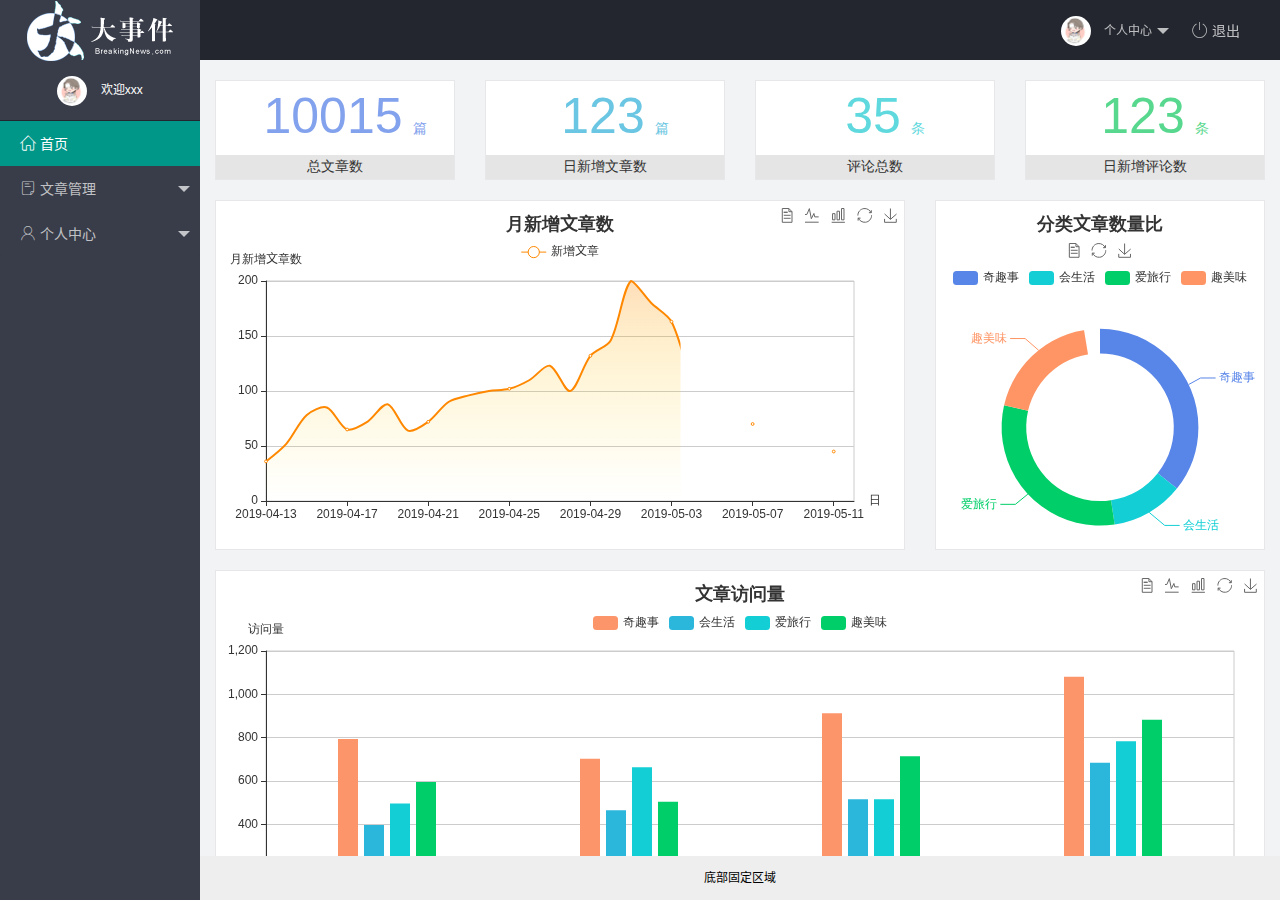
<file: index.html>
<!DOCTYPE html>
<html lang="zh-CN">

<head>
  <meta charset="UTF-8">
  <meta name="viewport" content="width=device-width, initial-scale=1.0">
  <meta http-equiv="X-UA-Compatible" content="ie=edge, chrome=1">
  <title>大事件-首页</title>
  <link rel="stylesheet" href="assets/lib/layui/css/layui.css">
  <link rel="stylesheet" href="assets/fonts/iconfont.css">
  <link rel="stylesheet" href="assets/css/index.css">
</head>

<body>
  <div class="layui-layout layui-layout-admin">
    <div class="layui-header">
      <div class="layui-logo layui-hide-xs layui-bg-black">
        <img src="assets/images/logo.png" alt="">
      </div>

      <ul class="layui-nav layui-layout-right">
        <li class="layui-nav-item layui-hide layui-show-md-inline-block">
          <a href="javascript:;" class="user_info">
            <img src="assets/images/user-logo.jpg" class="layui-nav-img">
            个人中心
          </a>
          <dl class="layui-nav-child">
            <dd><a href="user/user-info.html" target="fm">基本资料</a></dd>
            <dd><a href="user/user_avatar.html" target="fm">更换头像</a></dd>
            <dd><a href="user/user_pwd.html" target="fm">重置密码</a></dd>
          </dl>
        </li>
        <li class="layui-nav-item">
          <a href="javascript:;" id="btnLogout">
            <i class="iconfont icon-tuichu"></i>
            退出
          </a>
        </li>
      </ul>
    </div>

    <div class="layui-side layui-bg-black">
      <div class="layui-side-scroll">
        <div class="user_info">
          <img src="assets/images/user-logo.jpg" class="layui-nav-img">
          <span id="welcome">欢迎xxx</span>
        </div>
        <!-- 左侧导航区域（可配合layui已有的垂直导航） -->
        <ul class="layui-nav layui-nav-tree" lay-shrink="all">
          <li class="layui-nav-item layui-this">
            <a href="home/dashboard.html" target="fm">
              <i class="iconfont icon-home"></i>
              首页
            </a>
          </li>
          <li class="layui-nav-item">
            <a class="" href="javascript:;">
              <i class="iconfont icon-16"></i>
              文章管理
            </a>
            <dl class="layui-nav-child">
              <dd><a href="article/art_cate.html" target="fm">
                  <i class="layui-icon layui-icon-cols"></i>
                  文章类别
                </a></dd>
              <dd><a href="article/art_list.html" target="fm"><i class="layui-icon layui-icon-cols"></i>文章列表</a></dd>
              <dd><a href="article/art_pub.html" target="fm"><i class="layui-icon layui-icon-cols"></i>发表文章</a></dd>
            </dl>
          </li>
          <li class="layui-nav-item">
            <a href="javascript:;">
              <i class="iconfont icon-user"></i>
              个人中心
            </a>
            <dl class="layui-nav-child">
              <dd><a href="user/user-info.html" target="fm"><i class="layui-icon layui-icon-cols"></i>基本资料</a></dd>
              <dd><a href="user/user_avatar.html" target="fm"><i class="layui-icon layui-icon-cols"></i>更换头像</a></dd>
              <dd><a href="user/user_pwd.html" target="fm"><i class="layui-icon layui-icon-cols"></i>重置密码</a></dd>
            </dl>
          </li>
        </ul>
      </div>
    </div>

    <div class="layui-body">
      <!-- 内容主体区域 -->
      <iframe name="fm" src="home/dashboard.html" frameborder="0" id="fm"></iframe>
    </div>

    <div class="layui-footer">
      <!-- 底部固定区域 -->
      底部固定区域
    </div>
  </div>
</body>
<script src="assets/lib/jquery.js"></script>
<script src="assets/lib/layui/layui.all.js"></script>
<script src="assets/js/baseAPI.js"></script>
<script src="assets/js/index.js"></script>

</html>
</file>
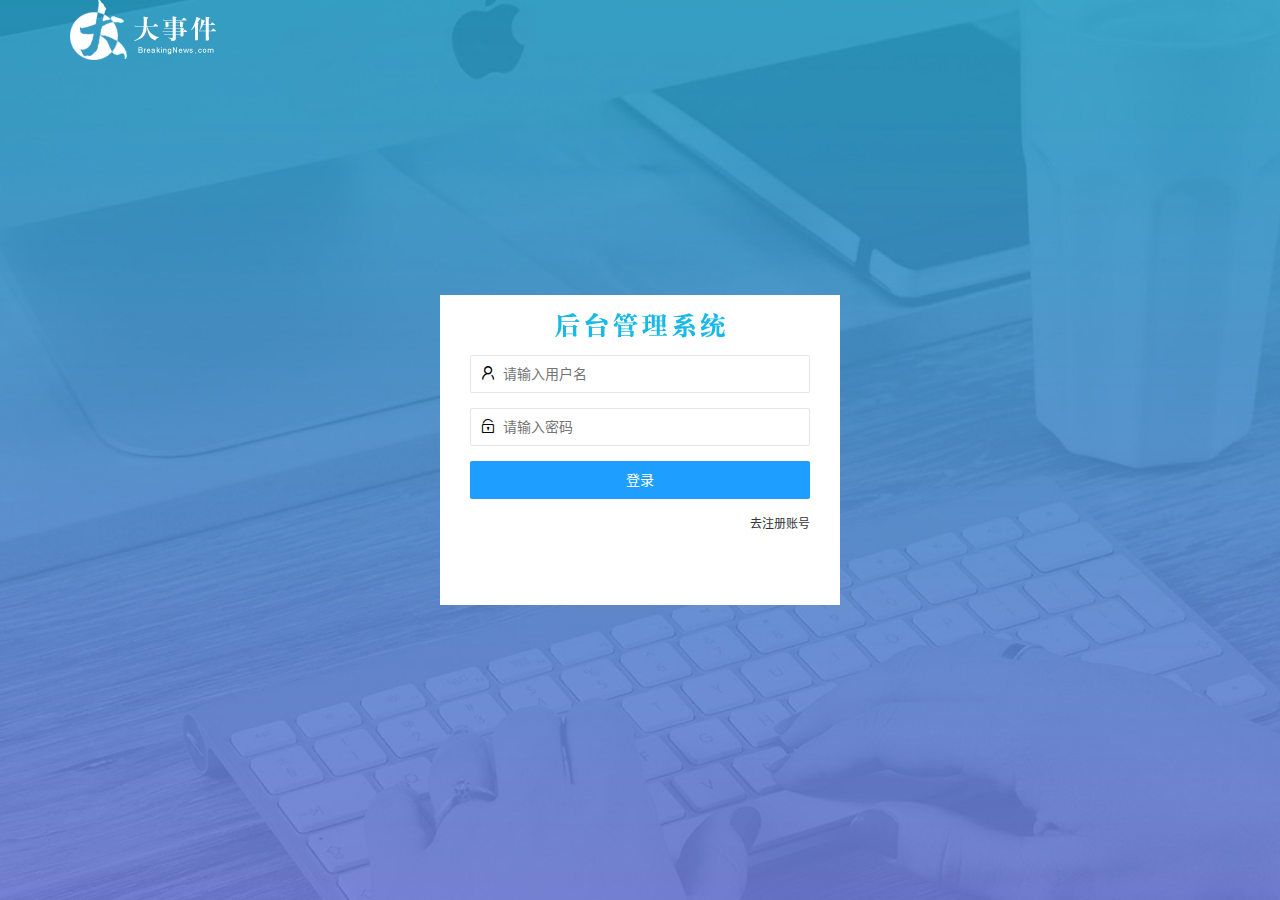
<file: login.html>
<!DOCTYPE html>
<html lang="zh-CN">

<head>
  <meta charset="UTF-8">
  <meta name="viewport" content="width=device-width, initial-scale=1.0">
  <meta http-equiv="X-UA-Compatible" content="ie=edge, chrome=1">
  <title>大事件-登录/注册</title>
  <link rel="stylesheet" href="assets/lib/layui/css/layui.css">
  <link rel="stylesheet" href="assets/css/login.css">
</head>

<body>
  <!-- 头部logo -->
  <div class="layui-main">
    <img src="assets/images/logo.png" alt="">
  </div>
  <!-- end -->

  <!-- 登录注册区域 -->
  <div class="loginAndRegBox">
    <div class="title"></div>

    <!-- 登录div -->
    <div class="login">
      <!-- 登录的表单 -->
      <form class="layui-form" id="form_login">
        <!-- 用户名 -->
        <div class="layui-form-item">
          <i class="layui-icon layui-icon-username"></i>
          <input type="text" name="username" required lay-verify="required" placeholder="请输入用户名" autocomplete="off"
            class="layui-input">
        </div>

        <!-- 密码 -->
        <div class="layui-form-item">
          <i class="layui-icon layui-icon-password"></i>
          <input type="password" name="password" required lay-verify="required|pwd" placeholder="请输入密码" autocomplete="off"
            class="layui-input">
        </div>

        <!-- 按钮 -->
        <div class="layui-form-item">
          <!-- 注意表单提交按钮和普通按钮的区别就是 lay-submit这个属性 -->
          <button class="layui-btn layui-btn-fluid layui-btn-normal" lay-submit>登录</button>
        </div>

        <div class="layui-form-item links">
          <a href="#" id="link_reg">去注册账号</a>
        </div>
      </form>
    </div>

    <!-- 注册div -->
    <div class="reg">
      <!-- 注册的表单 -->
      <form class="layui-form" id="form_reg">
        <!-- 用户名 -->
        <div class="layui-form-item">
          <i class="layui-icon layui-icon-username"></i>
          <input type="text" name="username" required lay-verify="required" placeholder="请输入用户名" autocomplete="off"
            class="layui-input">
        </div>

        <!-- 密码 -->
        <div class="layui-form-item">
          <i class="layui-icon layui-icon-password"></i>
          <input type="password" name="password" required lay-verify="required|pwd" placeholder="请输入密码" autocomplete="off"
            class="layui-input">
        </div>

        <!-- 密码确认 -->
        <div class="layui-form-item">
          <i class="layui-icon layui-icon-password"></i>
          <input type="password" name="repassword" required lay-verify="required|pwd|repwd" placeholder="再次确认密码" autocomplete="off"
            class="layui-input">
        </div>

        <!-- 按钮 -->
        <div class="layui-form-item">
          <!-- 注意表单提交按钮和普通按钮的区别就是 lay-submit这个属性 -->
          <button class="layui-btn layui-btn-fluid layui-btn-normal" lay-submit>注册</button>
        </div>

        <div class="layui-form-item links">
          <a href="#" id="link_login">去登录</a>
        </div>
      </form>
    </div>
  </div>
</body>
<script src="assets/lib/jquery.js"></script>
<script src="assets/lib/layui/layui.all.js"></script>
<script src="assets/js/baseAPI.js"></script>
<script src="assets/js/login.js"></script>

</html>
</file>
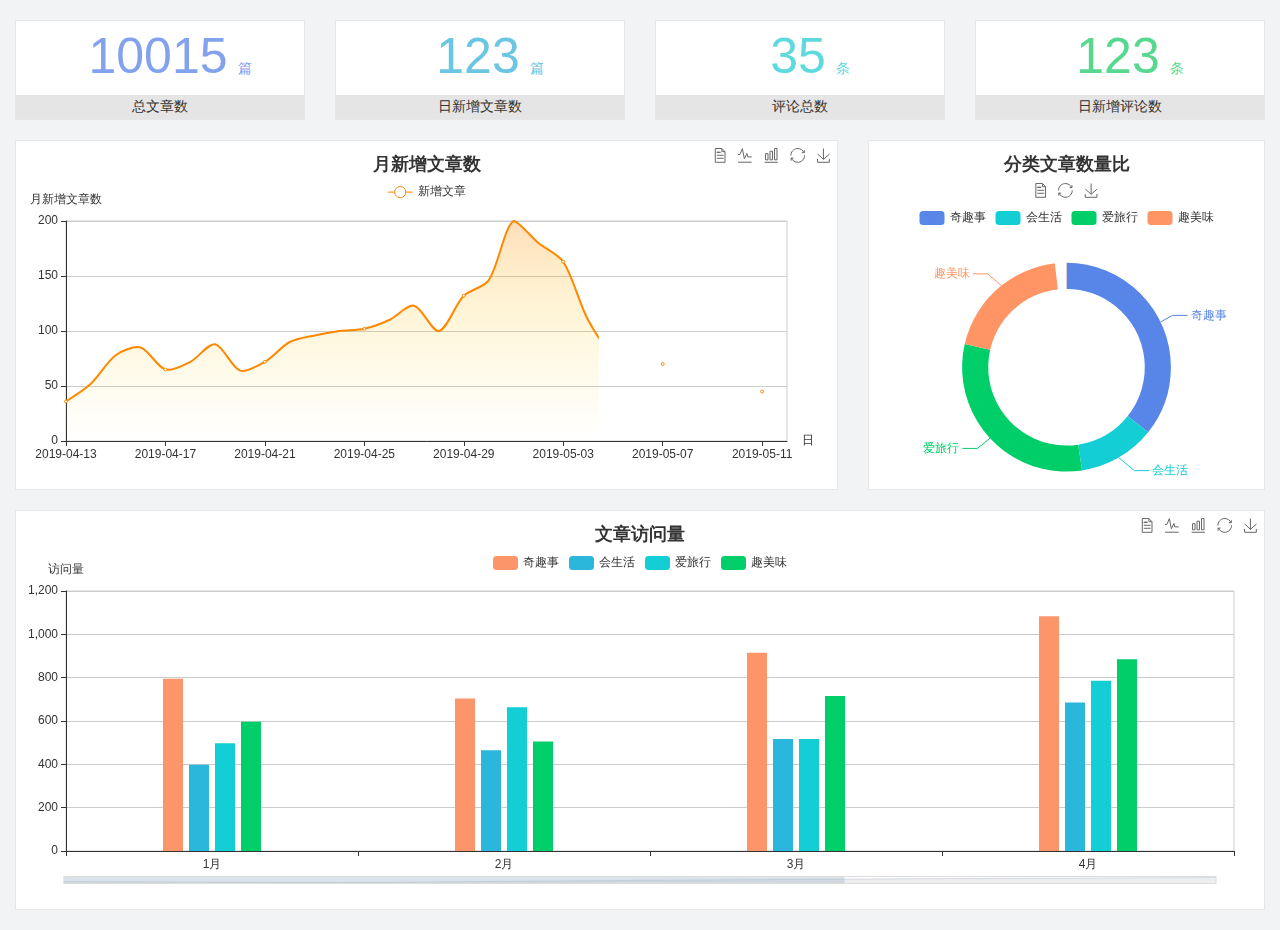
<file: home/dashboard.html>
<!DOCTYPE html>
<html lang="en">

<head>
  <meta charset="UTF-8">
  <meta name="viewport" content="width=device-width, initial-scale=1.0">
  <meta http-equiv="X-UA-Compatible" content="ie=edge">
  <title>图表统计</title>
  <link rel="stylesheet" href="../assets/lib/bootstrap.css" />
  <link rel="stylesheet" href="../assets/lib/main.css" />
  <script src="../assets/lib/jquery.js"></script>
  <script type="text/javascript" src="../assets/lib/echarts.min.js"></script>
</head>

<body>
  <div class="container-fluid">
    <div class="row spannel_list">
      <div class="col-sm-3 col-xs-6">
        <div class="spannel">
          <em>10015</em><span>篇</span>
          <b>总文章数</b>
        </div>
      </div>
      <div class="col-sm-3 col-xs-6">
        <div class="spannel scolor01">
          <em>123</em><span>篇</span>
          <b>日新增文章数</b>
        </div>
      </div>
      <div class="col-sm-3 col-xs-6">
        <div class="spannel scolor02">
          <em>35</em><span>条</span>
          <b>评论总数</b>
        </div>
      </div>
      <div class="col-sm-3 col-xs-6">
        <div class="spannel scolor03">
          <em>123</em><span>条</span>
          <b>日新增评论数</b>
        </div>
      </div>
    </div>
  </div>

  <div class="container-fluid">
    <div class="row curve-pie">
      <div class="col-lg-8 col-md-8">
        <div class="gragh_pannel" id="curve_show"></div>
      </div>
      <div class="col-lg-4 col-md-4">
        <div class="gragh_pannel" id="pie_show"></div>
      </div>
    </div>
  </div>

  <div class="container-fluid">
    <div class="column_pannel" id="column_show"></div>
  </div>

  <script>
    var oChart = echarts.init(document.getElementById('curve_show'));
    var aList_all = [
      { 'count': 36, 'date': '2019-04-13' },
      { 'count': 52, 'date': '2019-04-14' },
      { 'count': 78, 'date': '2019-04-15' },
      { 'count': 85, 'date': '2019-04-16' },
      { 'count': 65, 'date': '2019-04-17' },
      { 'count': 72, 'date': '2019-04-18' },
      { 'count': 88, 'date': '2019-04-19' },
      { 'count': 64, 'date': '2019-04-20' },
      { 'count': 72, 'date': '2019-04-21' },
      { 'count': 90, 'date': '2019-04-22' },
      { 'count': 96, 'date': '2019-04-23' },
      { 'count': 100, 'date': '2019-04-24' },
      { 'count': 102, 'date': '2019-04-25' },
      { 'count': 110, 'date': '2019-04-26' },
      { 'count': 123, 'date': '2019-04-27' },
      { 'count': 100, 'date': '2019-04-28' },
      { 'count': 132, 'date': '2019-04-29' },
      { 'count': 146, 'date': '2019-04-30' },
      { 'count': 200, 'date': '2019-05-01' },
      { 'count': 180, 'date': '2019-05-02' },
      { 'count': 163, 'date': '2019-05-03' },
      { 'count': 110, 'date': '2019-05-04' },
      { 'count': 80, 'date': '2019-05-05' },
      { 'count': 82, 'date': '2019-05-06' },
      { 'count': 70, 'date': '2019-05-07' },
      { 'count': 65, 'date': '2019-05-08' },
      { 'count': 54, 'date': '2019-05-09' },
      { 'count': 40, 'date': '2019-05-10' },
      { 'count': 45, 'date': '2019-05-11' },
      { 'count': 38, 'date': '2019-05-12' },
    ];

    let aCount = [];
    let aDate = [];

    for (var i = 0; i < aList_all.length; i++) {
      aCount.push(aList_all[i].count);
      aDate.push(aList_all[i].date);
    }

    var chartopt = {
      title: {
        text: '月新增文章数',
        left: 'center',
        top: '10'
      },
      tooltip: {
        trigger: 'axis'
      },
      legend: {
        data: ['新增文章'],
        top: '40'
      },
      toolbox: {
        show: true,
        feature: {
          mark: { show: true },
          dataView: { show: true, readOnly: false },
          magicType: { show: true, type: ['line', 'bar'] },
          restore: { show: true },
          saveAsImage: { show: true }
        }
      },
      calculable: true,
      xAxis: [
        {
          name: '日',
          type: 'category',
          boundaryGap: false,
          data: aDate
        }
      ],
      yAxis: [
        {
          name: '月新增文章数',
          type: 'value'
        }
      ],
      series: [
        {
          name: '新增文章',
          type: 'line',
          smooth: true,
          itemStyle: { normal: { areaStyle: { type: 'default' }, color: '#f80' }, lineStyle: { color: '#f80' } },
          data: aCount
        }],
      areaStyle: {
        normal: {
          color: new echarts.graphic.LinearGradient(0, 0, 0, 1, [{
            offset: 0,
            color: 'rgba(255,136,0,0.39)'
          }, {
            offset: .34,
            color: 'rgba(255,180,0,0.25)'
          }, {
            offset: 1,
            color: 'rgba(255,222,0,0.00)'
          }])

        }
      },
      grid: {
        show: true,
        x: 50,
        x2: 50,
        y: 80,
        height: 220
      }
    };

    oChart.setOption(chartopt);


    var oPie = echarts.init(document.getElementById('pie_show'));
    var oPieopt =
    {
      title: {
        top: 10,
        text: '分类文章数量比',
        x: 'center'
      },
      tooltip: {
        trigger: 'item',
        formatter: "{a} <br/>{b} : {c} ({d}%)"
      },
      color: ['#5885e8', '#13cfd5', '#00ce68', '#ff9565'],
      legend: {
        x: 'center',
        top: 65,
        data: ['奇趣事', '会生活', '爱旅行', '趣美味']
      },
      toolbox: {
        show: true,
        x: 'center',
        top: 35,
        feature: {
          mark: { show: true },
          dataView: { show: true, readOnly: false },
          magicType: {
            show: true,
            type: ['pie', 'funnel'],
            option: {
              funnel: {
                x: '25%',
                width: '50%',
                funnelAlign: 'left',
                max: 1548
              }
            }
          },
          restore: { show: true },
          saveAsImage: { show: true }
        }
      },
      calculable: true,
      series: [
        {
          name: '访问来源',
          type: 'pie',
          radius: ['45%', '60%'],
          center: ['50%', '65%'],
          data: [
            { value: 300, name: '奇趣事' },
            { value: 100, name: '会生活' },
            { value: 260, name: '爱旅行' },
            { value: 180, name: '趣美味' }
          ]
        }
      ]
    };
    oPie.setOption(oPieopt);



    var oColumn = this.echarts.init(document.getElementById('column_show'));
    var oColumnopt =
    {
      title: {
        text: '文章访问量',
        left: 'center',
        top: '10'
      },
      tooltip: {
        trigger: 'axis'
      },
      legend: {
        data: ['奇趣事', '会生活', '爱旅行', '趣美味'],
        top: '40'
      },
      toolbox: {
        show: true,
        feature: {
          mark: { show: true },
          dataView: { show: true, readOnly: false },
          magicType: { show: true, type: ['line', 'bar'] },
          restore: { show: true },
          saveAsImage: { show: true }
        }
      },
      calculable: true,
      xAxis: [
        {
          type: 'category',
          data: ['1月', '2月', '3月', '4月', '5月']
        }
      ],
      yAxis: [
        {
          name: '访问量',
          type: 'value'
        }
      ],
      series: [
        {
          name: '奇趣事',
          type: 'bar',
          barWidth: 20,
          itemStyle: {
            normal: { areaStyle: { type: 'default' }, color: '#fd956a' }
          },
          data: [800, 708, 920, 1090, 1200]
        },
        {
          name: '会生活',
          type: 'bar',
          barWidth: 20,
          itemStyle: {
            normal: { areaStyle: { type: 'default' }, color: '#2bb6db' }
          },
          data: [400, 468, 520, 690, 800]
        },
        {
          name: '爱旅行',
          type: 'bar',
          barWidth: 20,
          itemStyle: {
            normal: { areaStyle: { type: 'default' }, color: '#13cfd5' }
          },
          data: [500, 668, 520, 790, 900]
        },
        {
          name: '趣美味',
          type: 'bar',
          barWidth: 20,
          itemStyle: {
            normal: { areaStyle: { type: 'default' }, color: '#00ce68' }
          },
          data: [600, 508, 720, 890, 1000]
        }
      ],
      grid: {
        show: true,
        x: 50,
        x2: 30,
        y: 80,
        height: 260
      },
      dataZoom: [//给x轴设置滚动条
        {
          start: 0,//默认为0
          end: 100 - 1000 / 31,//默认为100
          type: 'slider',
          show: true,
          xAxisIndex: [0],
          handleSize: 0,//滑动条的 左右2个滑动条的大小
          height: 8,//组件高度
          left: 45, //左边的距离
          right: 50,//右边的距离
          bottom: 26,//右边的距离
          handleColor: '#ddd',//h滑动图标的颜色
          handleStyle: {
            borderColor: "#cacaca",
            borderWidth: "1",
            shadowBlur: 2,
            background: "#ddd",
            shadowColor: "#ddd",
          }
        }]
    };
    oColumn.setOption(oColumnopt);
  </script>
</body>

</html>
</file>
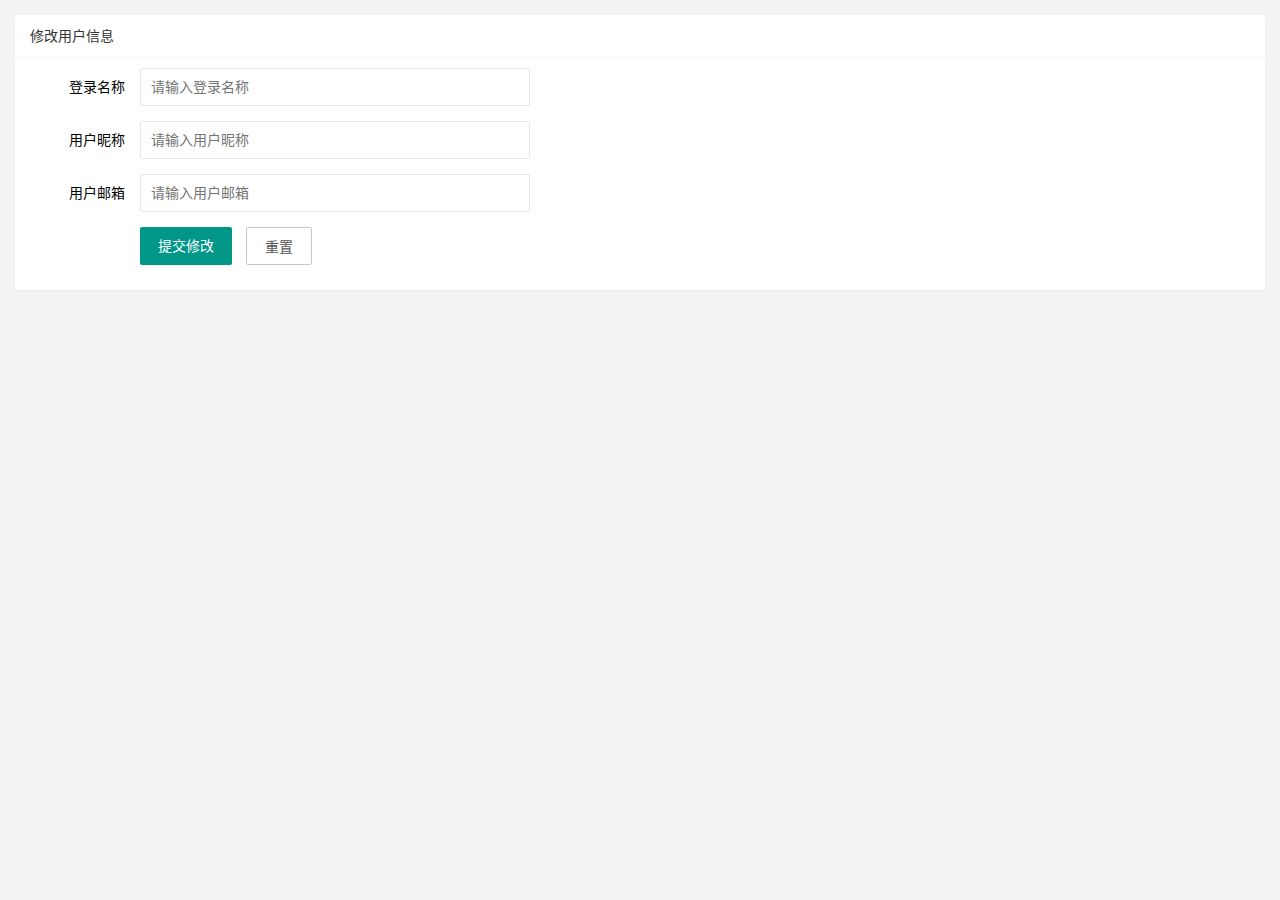
<file: user/user-info.html>
<!DOCTYPE html>
<html lang="zh-CN">

<head>
  <meta charset="UTF-8">
  <meta name="viewport" content="width=device-width, initial-scale=1.0">
  <meta http-equiv="X-UA-Compatible" content="ie=edge, chrome=1">
  <title>Document</title>
  <link rel="stylesheet" href="../assets/lib/layui/css/layui.css">
  <link rel="stylesheet" href="../assets/css/user/user_info.css">
</head>

<body>
  <div class="layui-card">
    <div class="layui-card-header">修改用户信息</div>
    <div class="layui-card-body">
      <form class="layui-form" lay-filter="formUserInfo">
        <input type="hidden" name="id">
        <div class="layui-form-item">
          <label class="layui-form-label">登录名称</label>
          <div class="layui-input-block">
            <input type="text" name="username" required  lay-verify="required" placeholder="请输入登录名称" autocomplete="off" class="layui-input">
          </div>
        </div>
        <div class="layui-form-item">
          <label class="layui-form-label">用户昵称</label>
          <div class="layui-input-block">
            <input type="text" name="nickname" required  lay-verify="required|nickname" placeholder="请输入用户昵称" autocomplete="off" class="layui-input">
          </div>
        </div>
        <div class="layui-form-item">
          <label class="layui-form-label">用户邮箱</label>
          <div class="layui-input-block">
            <input type="text" name="email" required  lay-verify="required|email" placeholder="请输入用户邮箱" autocomplete="off" class="layui-input">
          </div>
        </div>

        <div class="layui-form-item">
          <div class="layui-input-block">
            <button class="layui-btn" lay-submit lay-filter="formDemo">提交修改</button>
            <button type="reset" class="layui-btn layui-btn-primary" id="btnReset">重置</button>
          </div>
        </div>
      </form>
    </div>
  </div>
</body>
<script src="../assets/lib/layui/layui.all.js"></script>
<script src="../assets/lib/jquery.js"></script>
<script src="../assets/js/baseAPI.js"></script>
<script src="../assets/js/user/user_info.js"></script>
</html>
</file>
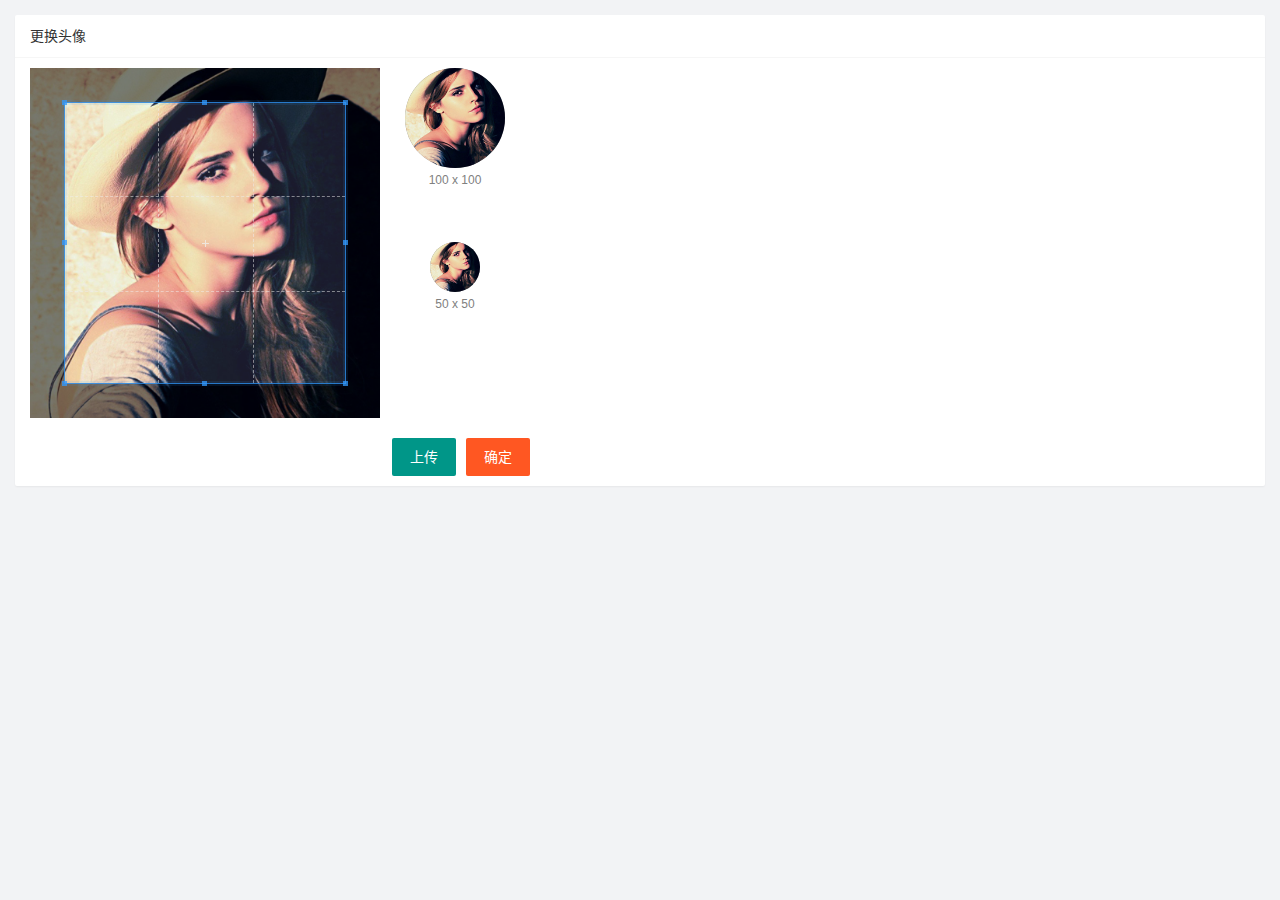
<file: user/user_avatar.html>
<!DOCTYPE html>
<html lang="zh-CN">

<head>
  <meta charset="UTF-8">
  <meta name="viewport" content="width=device-width, initial-scale=1.0">
  <meta http-equiv="X-UA-Compatible" content="ie=edge, chrome=1">
  <title>Document</title>
  <link rel="stylesheet" href="../assets/lib/layui/css/layui.css">
  <link rel="stylesheet" href="../assets/lib/cropper/cropper.css" />
  <link rel="stylesheet" href="../assets/css/user/user_avatar.css">
</head>

<body>
  <div class="layui-card">
    <div class="layui-card-header">更换头像</div>
    <div class="layui-card-body">
      <!-- 第一行的图片裁剪和预览区域 -->
      <div class="row1">
        <!-- 图片裁剪区域 -->
        <div class="cropper-box">
          <!-- 这个 img 标签很重要，将来会把它初始化为裁剪区域 -->
          <img id="image" src="/assets/images/sample.jpg" />
        </div>
        <!-- 图片的预览区域 -->
        <div class="preview-box">
          <div>
            <!-- 宽高为 100px 的预览区域 -->
            <div class="img-preview w100"></div>
            <p class="size">100 x 100</p>
          </div>
          <div>
            <!-- 宽高为 50px 的预览区域 -->
            <div class="img-preview w50"></div>
            <p class="size">50 x 50</p>
          </div>
        </div>
      </div>

      <!-- 第二行的按钮区域 -->
      <div class="row2">
        <!-- accept指定允许用户选择什么类型文件 -->
        <input type="file" id="file" accept="image/png,image/jpeg">
        <button type="button" class="layui-btn" id="btnChooseImage">上传</button>
        <button type="button" class="layui-btn layui-btn-danger" id="btnUpload">确定</button>
      </div>
    </div>
  </div>
</body>
<script src="../assets/lib/jquery.js"></script>
<script src="../assets/lib/cropper/Cropper.js"></script>
<script src="../assets/lib/cropper/jquery-cropper.js"></script>
<script src="../assets/lib/layui/layui.all.js"></script>
<script src="../assets/js/baseAPI.js"></script>
<script src="../assets/js/user/user_avatar.js"></script>
</html>
</file>
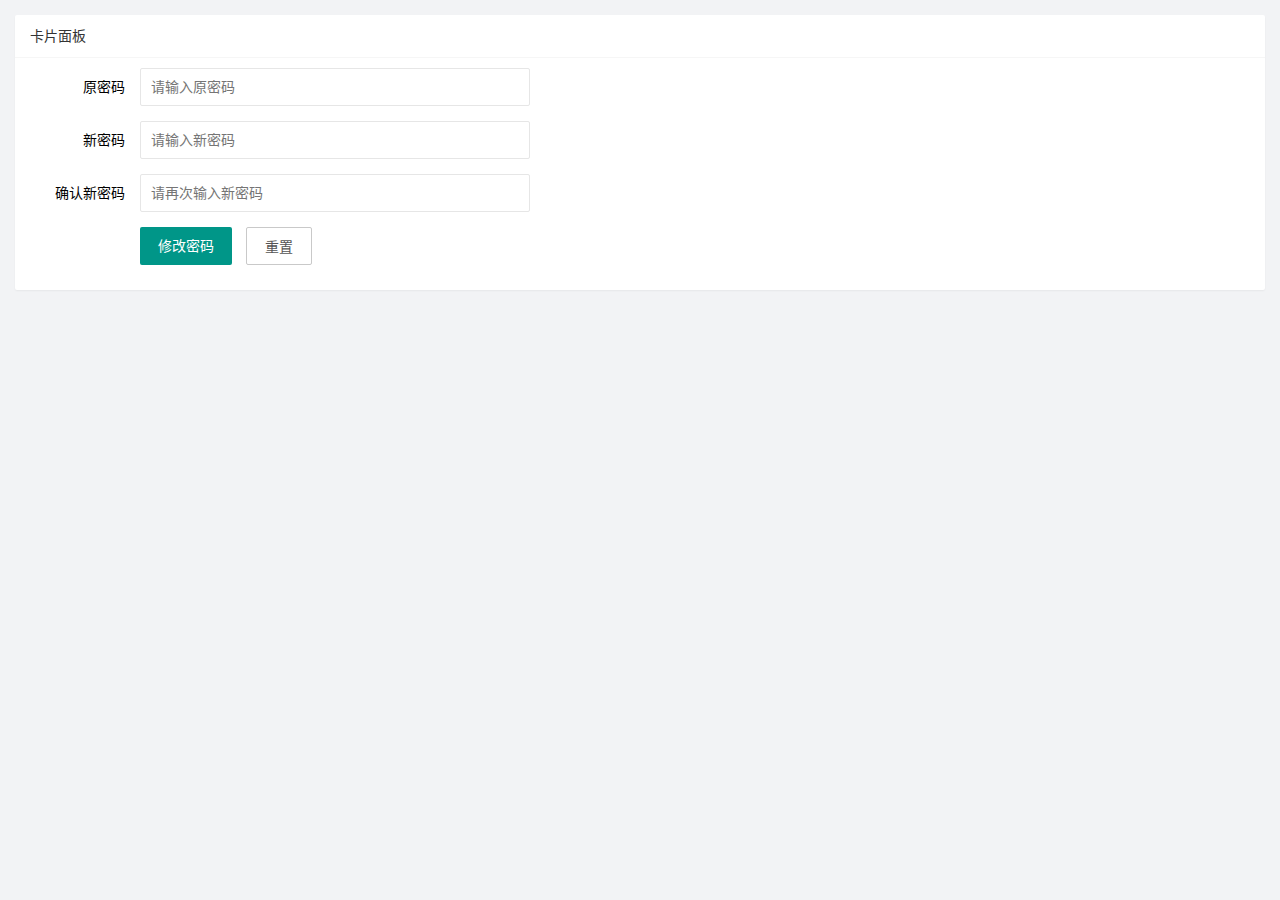
<file: user/user_pwd.html>
<!DOCTYPE html>
<html lang="zh-CN">

<head>
  <meta charset="UTF-8">
  <meta name="viewport" content="width=device-width, initial-scale=1.0">
  <meta http-equiv="X-UA-Compatible" content="ie=edge, chrome=1">
  <title>Document</title>
  <link rel="stylesheet" href="../assets/lib/layui/css/layui.css">
  <link rel="stylesheet" href="../assets/css/user/user_pwd.css">
</head>

<body>
  <div class="layui-card">
    <div class="layui-card-header">卡片面板</div>
    <div class="layui-card-body">
      <form class="layui-form" action="">
        <div class="layui-form-item">
          <label class="layui-form-label">原密码</label>
          <div class="layui-input-block">
            <input type="text" name="oldPwd" required lay-verify="required|pwd" placeholder="请输入原密码" autocomplete="off"
              class="layui-input">
          </div>
        </div>

        <div class="layui-form-item">
          <label class="layui-form-label">新密码</label>
          <div class="layui-input-block">
            <input type="password" name="newPwd" required lay-verify="required|pwd|samePwd" placeholder="请输入新密码" autocomplete="off"
              class="layui-input">
          </div>
        </div>

        <div class="layui-form-item">
          <label class="layui-form-label">确认新密码</label>
          <div class="layui-input-block">
            <input type="password" name="rePwd" required lay-verify="required|pwd|rePwd" placeholder="请再次输入新密码" autocomplete="off"
              class="layui-input">
          </div>
        </div>

        <div class="layui-form-item">
          <div class="layui-input-block">
            <button class="layui-btn" lay-submit lay-filter="formDemo">修改密码</button>
            <button type="reset" class="layui-btn layui-btn-primary">重置</button>
          </div>
        </div>
      </form>
    </div>
  </div>
</body>
<script src="../assets/lib/layui/layui.all.js"></script>
<script src="../assets/lib/jquery.js"></script>
<script src="../assets/js/baseAPI.js"></script>
<script src="../assets/js/user/user_pwd.js"></script>
</html>
</file>
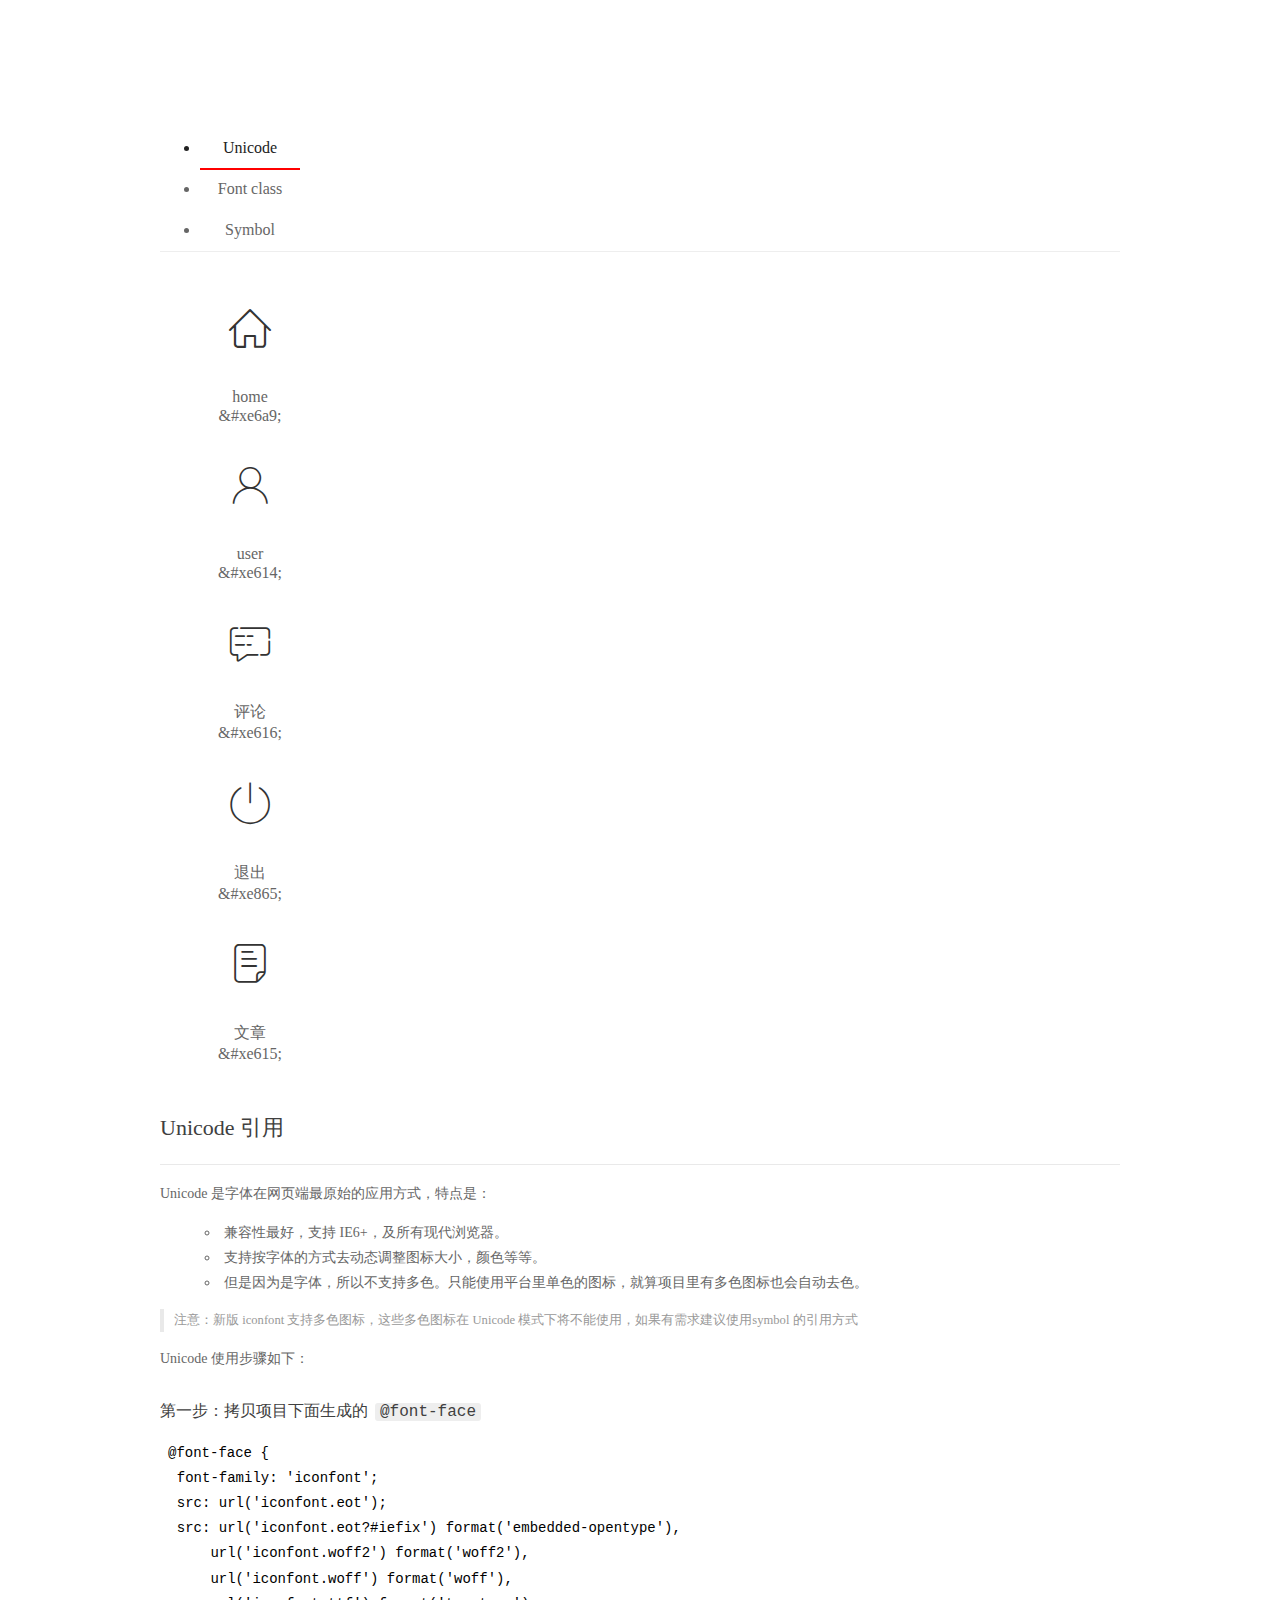
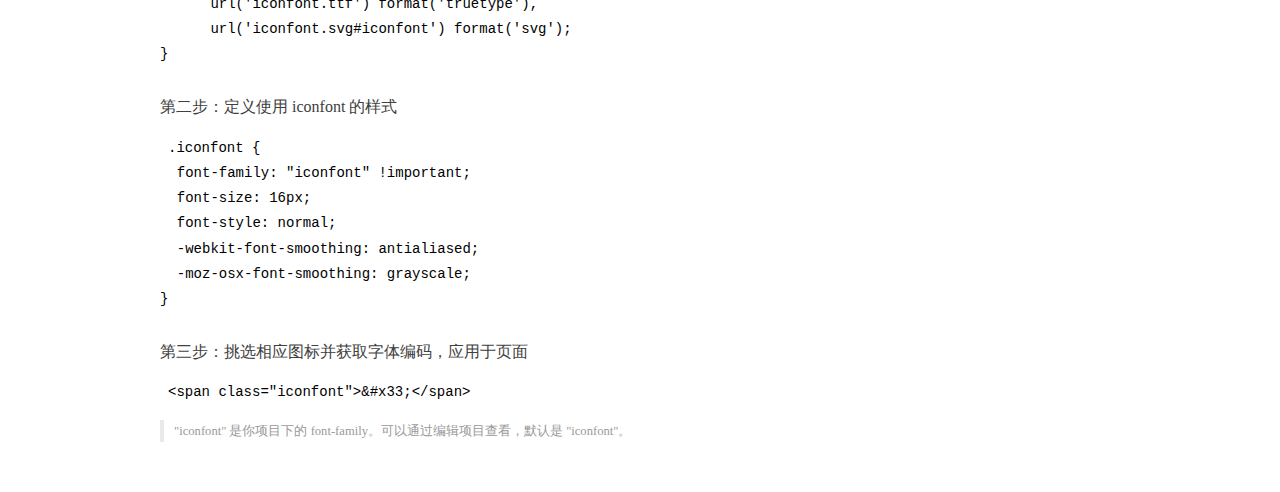
<file: assets/fonts/demo_index.html>
<!DOCTYPE html>
<html>
<head>
  <meta charset="utf-8"/>
  <title>IconFont Demo</title>
  <link rel="shortcut icon" href="https://gtms04.alicdn.com/tps/i4/TB1_oz6GVXXXXaFXpXXJDFnIXXX-64-64.ico" type="image/x-icon"/>
  <link rel="stylesheet" href="https://g.alicdn.com/thx/cube/1.3.2/cube.min.css">
  <link rel="stylesheet" href="demo.css">
  <link rel="stylesheet" href="iconfont.css">
  <script src="iconfont.js"></script>
  <!-- jQuery -->
  <script src="https://a1.alicdn.com/oss/uploads/2018/12/26/7bfddb60-08e8-11e9-9b04-53e73bb6408b.js"></script>
  <!-- 代码高亮 -->
  <script src="https://a1.alicdn.com/oss/uploads/2018/12/26/a3f714d0-08e6-11e9-8a15-ebf944d7534c.js"></script>
</head>
<body>
  <div class="main">
    <h1 class="logo"><a href="https://www.iconfont.cn/" title="iconfont 首页" target="_blank">&#xe86b;</a></h1>
    <div class="nav-tabs">
      <ul id="tabs" class="dib-box">
        <li class="dib active"><span>Unicode</span></li>
        <li class="dib"><span>Font class</span></li>
        <li class="dib"><span>Symbol</span></li>
      </ul>
      
    </div>
    <div class="tab-container">
      <div class="content unicode" style="display: block;">
          <ul class="icon_lists dib-box">
          
            <li class="dib">
              <span class="icon iconfont">&#xe6a9;</span>
                <div class="name">home</div>
                <div class="code-name">&amp;#xe6a9;</div>
              </li>
          
            <li class="dib">
              <span class="icon iconfont">&#xe614;</span>
                <div class="name">user</div>
                <div class="code-name">&amp;#xe614;</div>
              </li>
          
            <li class="dib">
              <span class="icon iconfont">&#xe616;</span>
                <div class="name">评论</div>
                <div class="code-name">&amp;#xe616;</div>
              </li>
          
            <li class="dib">
              <span class="icon iconfont">&#xe865;</span>
                <div class="name">退出</div>
                <div class="code-name">&amp;#xe865;</div>
              </li>
          
            <li class="dib">
              <span class="icon iconfont">&#xe615;</span>
                <div class="name">文章</div>
                <div class="code-name">&amp;#xe615;</div>
              </li>
          
          </ul>
          <div class="article markdown">
          <h2 id="unicode-">Unicode 引用</h2>
          <hr>

          <p>Unicode 是字体在网页端最原始的应用方式，特点是：</p>
          <ul>
            <li>兼容性最好，支持 IE6+，及所有现代浏览器。</li>
            <li>支持按字体的方式去动态调整图标大小，颜色等等。</li>
            <li>但是因为是字体，所以不支持多色。只能使用平台里单色的图标，就算项目里有多色图标也会自动去色。</li>
          </ul>
          <blockquote>
            <p>注意：新版 iconfont 支持多色图标，这些多色图标在 Unicode 模式下将不能使用，如果有需求建议使用symbol 的引用方式</p>
          </blockquote>
          <p>Unicode 使用步骤如下：</p>
          <h3 id="-font-face">第一步：拷贝项目下面生成的 <code>@font-face</code></h3>
<pre><code class="language-css"
>@font-face {
  font-family: 'iconfont';
  src: url('iconfont.eot');
  src: url('iconfont.eot?#iefix') format('embedded-opentype'),
      url('iconfont.woff2') format('woff2'),
      url('iconfont.woff') format('woff'),
      url('iconfont.ttf') format('truetype'),
      url('iconfont.svg#iconfont') format('svg');
}
</code></pre>
          <h3 id="-iconfont-">第二步：定义使用 iconfont 的样式</h3>
<pre><code class="language-css"
>.iconfont {
  font-family: "iconfont" !important;
  font-size: 16px;
  font-style: normal;
  -webkit-font-smoothing: antialiased;
  -moz-osx-font-smoothing: grayscale;
}
</code></pre>
          <h3 id="-">第三步：挑选相应图标并获取字体编码，应用于页面</h3>
<pre>
<code class="language-html"
>&lt;span class="iconfont"&gt;&amp;#x33;&lt;/span&gt;
</code></pre>
          <blockquote>
            <p>"iconfont" 是你项目下的 font-family。可以通过编辑项目查看，默认是 "iconfont"。</p>
          </blockquote>
          </div>
      </div>
      <div class="content font-class">
        <ul class="icon_lists dib-box">
          
          <li class="dib">
            <span class="icon iconfont icon-home"></span>
            <div class="name">
              home
            </div>
            <div class="code-name">.icon-home
            </div>
          </li>
          
          <li class="dib">
            <span class="icon iconfont icon-user"></span>
            <div class="name">
              user
            </div>
            <div class="code-name">.icon-user
            </div>
          </li>
          
          <li class="dib">
            <span class="icon iconfont icon-pinglun"></span>
            <div class="name">
              评论
            </div>
            <div class="code-name">.icon-pinglun
            </div>
          </li>
          
          <li class="dib">
            <span class="icon iconfont icon-tuichu"></span>
            <div class="name">
              退出
            </div>
            <div class="code-name">.icon-tuichu
            </div>
          </li>
          
          <li class="dib">
            <span class="icon iconfont icon-16"></span>
            <div class="name">
              文章
            </div>
            <div class="code-name">.icon-16
            </div>
          </li>
          
        </ul>
        <div class="article markdown">
        <h2 id="font-class-">font-class 引用</h2>
        <hr>

        <p>font-class 是 Unicode 使用方式的一种变种，主要是解决 Unicode 书写不直观，语意不明确的问题。</p>
        <p>与 Unicode 使用方式相比，具有如下特点：</p>
        <ul>
          <li>兼容性良好，支持 IE8+，及所有现代浏览器。</li>
          <li>相比于 Unicode 语意明确，书写更直观。可以很容易分辨这个 icon 是什么。</li>
          <li>因为使用 class 来定义图标，所以当要替换图标时，只需要修改 class 里面的 Unicode 引用。</li>
          <li>不过因为本质上还是使用的字体，所以多色图标还是不支持的。</li>
        </ul>
        <p>使用步骤如下：</p>
        <h3 id="-fontclass-">第一步：引入项目下面生成的 fontclass 代码：</h3>
<pre><code class="language-html">&lt;link rel="stylesheet" href="./iconfont.css"&gt;
</code></pre>
        <h3 id="-">第二步：挑选相应图标并获取类名，应用于页面：</h3>
<pre><code class="language-html">&lt;span class="iconfont icon-xxx"&gt;&lt;/span&gt;
</code></pre>
        <blockquote>
          <p>"
            iconfont" 是你项目下的 font-family。可以通过编辑项目查看，默认是 "iconfont"。</p>
        </blockquote>
      </div>
      </div>
      <div class="content symbol">
          <ul class="icon_lists dib-box">
          
            <li class="dib">
                <svg class="icon svg-icon" aria-hidden="true">
                  <use xlink:href="#icon-home"></use>
                </svg>
                <div class="name">home</div>
                <div class="code-name">#icon-home</div>
            </li>
          
            <li class="dib">
                <svg class="icon svg-icon" aria-hidden="true">
                  <use xlink:href="#icon-user"></use>
                </svg>
                <div class="name">user</div>
                <div class="code-name">#icon-user</div>
            </li>
          
            <li class="dib">
                <svg class="icon svg-icon" aria-hidden="true">
                  <use xlink:href="#icon-pinglun"></use>
                </svg>
                <div class="name">评论</div>
                <div class="code-name">#icon-pinglun</div>
            </li>
          
            <li class="dib">
                <svg class="icon svg-icon" aria-hidden="true">
                  <use xlink:href="#icon-tuichu"></use>
                </svg>
                <div class="name">退出</div>
                <div class="code-name">#icon-tuichu</div>
            </li>
          
            <li class="dib">
                <svg class="icon svg-icon" aria-hidden="true">
                  <use xlink:href="#icon-16"></use>
                </svg>
                <div class="name">文章</div>
                <div class="code-name">#icon-16</div>
            </li>
          
          </ul>
          <div class="article markdown">
          <h2 id="symbol-">Symbol 引用</h2>
          <hr>

          <p>这是一种全新的使用方式，应该说这才是未来的主流，也是平台目前推荐的用法。相关介绍可以参考这篇<a href="">文章</a>
            这种用法其实是做了一个 SVG 的集合，与另外两种相比具有如下特点：</p>
          <ul>
            <li>支持多色图标了，不再受单色限制。</li>
            <li>通过一些技巧，支持像字体那样，通过 <code>font-size</code>, <code>color</code> 来调整样式。</li>
            <li>兼容性较差，支持 IE9+，及现代浏览器。</li>
            <li>浏览器渲染 SVG 的性能一般，还不如 png。</li>
          </ul>
          <p>使用步骤如下：</p>
          <h3 id="-symbol-">第一步：引入项目下面生成的 symbol 代码：</h3>
<pre><code class="language-html">&lt;script src="./iconfont.js"&gt;&lt;/script&gt;
</code></pre>
          <h3 id="-css-">第二步：加入通用 CSS 代码（引入一次就行）：</h3>
<pre><code class="language-html">&lt;style&gt;
.icon {
  width: 1em;
  height: 1em;
  vertical-align: -0.15em;
  fill: currentColor;
  overflow: hidden;
}
&lt;/style&gt;
</code></pre>
          <h3 id="-">第三步：挑选相应图标并获取类名，应用于页面：</h3>
<pre><code class="language-html">&lt;svg class="icon" aria-hidden="true"&gt;
  &lt;use xlink:href="#icon-xxx"&gt;&lt;/use&gt;
&lt;/svg&gt;
</code></pre>
          </div>
      </div>

    </div>
  </div>
  <script>
  $(document).ready(function () {
      $('.tab-container .content:first').show()

      $('#tabs li').click(function (e) {
        var tabContent = $('.tab-container .content')
        var index = $(this).index()

        if ($(this).hasClass('active')) {
          return
        } else {
          $('#tabs li').removeClass('active')
          $(this).addClass('active')

          tabContent.hide().eq(index).fadeIn()
        }
      })
    })
  </script>
</body>
</html>
</file>
<file: assets/lib/layui/css/layui.css>
/** layui-v2.5.5 MIT License By https://www.layui.com */
 .layui-inline,img{display:inline-block;vertical-align:middle}h1,h2,h3,h4,h5,h6{font-weight:400}.layui-edge,.layui-header,.layui-inline,.layui-main{position:relative}.layui-body,.layui-edge,.layui-elip{overflow:hidden}.layui-btn,.layui-edge,.layui-inline,img{vertical-align:middle}.layui-btn,.layui-disabled,.layui-icon,.layui-unselect{-moz-user-select:none;-webkit-user-select:none;-ms-user-select:none}.layui-elip,.layui-form-checkbox span,.layui-form-pane .layui-form-label{text-overflow:ellipsis;white-space:nowrap}.layui-breadcrumb,.layui-tree-btnGroup{visibility:hidden}blockquote,body,button,dd,div,dl,dt,form,h1,h2,h3,h4,h5,h6,input,li,ol,p,pre,td,textarea,th,ul{margin:0;padding:0;-webkit-tap-highlight-color:rgba(0,0,0,0)}a:active,a:hover{outline:0}img{border:none}li{list-style:none}table{border-collapse:collapse;border-spacing:0}h4,h5,h6{font-size:100%}button,input,optgroup,option,select,textarea{font-family:inherit;font-size:inherit;font-style:inherit;font-weight:inherit;outline:0}pre{white-space:pre-wrap;white-space:-moz-pre-wrap;white-space:-pre-wrap;white-space:-o-pre-wrap;word-wrap:break-word}body{line-height:24px;font:14px Helvetica Neue,Helvetica,PingFang SC,Tahoma,Arial,sans-serif}hr{height:1px;margin:10px 0;border:0;clear:both}a{color:#333;text-decoration:none}a:hover{color:#777}a cite{font-style:normal;*cursor:pointer}.layui-border-box,.layui-border-box *{box-sizing:border-box}.layui-box,.layui-box *{box-sizing:content-box}.layui-clear{clear:both;*zoom:1}.layui-clear:after{content:'\20';clear:both;*zoom:1;display:block;height:0}.layui-inline{*display:inline;*zoom:1}.layui-edge{display:inline-block;width:0;height:0;border-width:6px;border-style:dashed;border-color:transparent}.layui-edge-top{top:-4px;border-bottom-color:#999;border-bottom-style:solid}.layui-edge-right{border-left-color:#999;border-left-style:solid}.layui-edge-bottom{top:2px;border-top-color:#999;border-top-style:solid}.layui-edge-left{border-right-color:#999;border-right-style:solid}.layui-disabled,.layui-disabled:hover{color:#d2d2d2!important;cursor:not-allowed!important}.layui-circle{border-radius:100%}.layui-show{display:block!important}.layui-hide{display:none!important}@font-face{font-family:layui-icon;src:url(../font/iconfont.eot?v=250);src:url(../font/iconfont.eot?v=250#iefix) format('embedded-opentype'),url(../font/iconfont.woff2?v=250) format('woff2'),url(../font/iconfont.woff?v=250) format('woff'),url(../font/iconfont.ttf?v=250) format('truetype'),url(../font/iconfont.svg?v=250#layui-icon) format('svg')}.layui-icon{font-family:layui-icon!important;font-size:16px;font-style:normal;-webkit-font-smoothing:antialiased;-moz-osx-font-smoothing:grayscale}.layui-icon-reply-fill:before{content:"\e611"}.layui-icon-set-fill:before{content:"\e614"}.layui-icon-menu-fill:before{content:"\e60f"}.layui-icon-search:before{content:"\e615"}.layui-icon-share:before{content:"\e641"}.layui-icon-set-sm:before{content:"\e620"}.layui-icon-engine:before{content:"\e628"}.layui-icon-close:before{content:"\1006"}.layui-icon-close-fill:before{content:"\1007"}.layui-icon-chart-screen:before{content:"\e629"}.layui-icon-star:before{content:"\e600"}.layui-icon-circle-dot:before{content:"\e617"}.layui-icon-chat:before{content:"\e606"}.layui-icon-release:before{content:"\e609"}.layui-icon-list:before{content:"\e60a"}.layui-icon-chart:before{content:"\e62c"}.layui-icon-ok-circle:before{content:"\1005"}.layui-icon-layim-theme:before{content:"\e61b"}.layui-icon-table:before{content:"\e62d"}.layui-icon-right:before{content:"\e602"}.layui-icon-left:before{content:"\e603"}.layui-icon-cart-simple:before{content:"\e698"}.layui-icon-face-cry:before{content:"\e69c"}.layui-icon-face-smile:before{content:"\e6af"}.layui-icon-survey:before{content:"\e6b2"}.layui-icon-tree:before{content:"\e62e"}.layui-icon-upload-circle:before{content:"\e62f"}.layui-icon-add-circle:before{content:"\e61f"}.layui-icon-download-circle:before{content:"\e601"}.layui-icon-templeate-1:before{content:"\e630"}.layui-icon-util:before{content:"\e631"}.layui-icon-face-surprised:before{content:"\e664"}.layui-icon-edit:before{content:"\e642"}.layui-icon-speaker:before{content:"\e645"}.layui-icon-down:before{content:"\e61a"}.layui-icon-file:before{content:"\e621"}.layui-icon-layouts:before{content:"\e632"}.layui-icon-rate-half:before{content:"\e6c9"}.layui-icon-add-circle-fine:before{content:"\e608"}.layui-icon-prev-circle:before{content:"\e633"}.layui-icon-read:before{content:"\e705"}.layui-icon-404:before{content:"\e61c"}.layui-icon-carousel:before{content:"\e634"}.layui-icon-help:before{content:"\e607"}.layui-icon-code-circle:before{content:"\e635"}.layui-icon-water:before{content:"\e636"}.layui-icon-username:before{content:"\e66f"}.layui-icon-find-fill:before{content:"\e670"}.layui-icon-about:before{content:"\e60b"}.layui-icon-location:before{content:"\e715"}.layui-icon-up:before{content:"\e619"}.layui-icon-pause:before{content:"\e651"}.layui-icon-date:before{content:"\e637"}.layui-icon-layim-uploadfile:before{content:"\e61d"}.layui-icon-delete:before{content:"\e640"}.layui-icon-play:before{content:"\e652"}.layui-icon-top:before{content:"\e604"}.layui-icon-friends:before{content:"\e612"}.layui-icon-refresh-3:before{content:"\e9aa"}.layui-icon-ok:before{content:"\e605"}.layui-icon-layer:before{content:"\e638"}.layui-icon-face-smile-fine:before{content:"\e60c"}.layui-icon-dollar:before{content:"\e659"}.layui-icon-group:before{content:"\e613"}.layui-icon-layim-download:before{content:"\e61e"}.layui-icon-picture-fine:before{content:"\e60d"}.layui-icon-link:before{content:"\e64c"}.layui-icon-diamond:before{content:"\e735"}.layui-icon-log:before{content:"\e60e"}.layui-icon-rate-solid:before{content:"\e67a"}.layui-icon-fonts-del:before{content:"\e64f"}.layui-icon-unlink:before{content:"\e64d"}.layui-icon-fonts-clear:before{content:"\e639"}.layui-icon-triangle-r:before{content:"\e623"}.layui-icon-circle:before{content:"\e63f"}.layui-icon-radio:before{content:"\e643"}.layui-icon-align-center:before{content:"\e647"}.layui-icon-align-right:before{content:"\e648"}.layui-icon-align-left:before{content:"\e649"}.layui-icon-loading-1:before{content:"\e63e"}.layui-icon-return:before{content:"\e65c"}.layui-icon-fonts-strong:before{content:"\e62b"}.layui-icon-upload:before{content:"\e67c"}.layui-icon-dialogue:before{content:"\e63a"}.layui-icon-video:before{content:"\e6ed"}.layui-icon-headset:before{content:"\e6fc"}.layui-icon-cellphone-fine:before{content:"\e63b"}.layui-icon-add-1:before{content:"\e654"}.layui-icon-face-smile-b:before{content:"\e650"}.layui-icon-fonts-html:before{content:"\e64b"}.layui-icon-form:before{content:"\e63c"}.layui-icon-cart:before{content:"\e657"}.layui-icon-camera-fill:before{content:"\e65d"}.layui-icon-tabs:before{content:"\e62a"}.layui-icon-fonts-code:before{content:"\e64e"}.layui-icon-fire:before{content:"\e756"}.layui-icon-set:before{content:"\e716"}.layui-icon-fonts-u:before{content:"\e646"}.layui-icon-triangle-d:before{content:"\e625"}.layui-icon-tips:before{content:"\e702"}.layui-icon-picture:before{content:"\e64a"}.layui-icon-more-vertical:before{content:"\e671"}.layui-icon-flag:before{content:"\e66c"}.layui-icon-loading:before{content:"\e63d"}.layui-icon-fonts-i:before{content:"\e644"}.layui-icon-refresh-1:before{content:"\e666"}.layui-icon-rmb:before{content:"\e65e"}.layui-icon-home:before{content:"\e68e"}.layui-icon-user:before{content:"\e770"}.layui-icon-notice:before{content:"\e667"}.layui-icon-login-weibo:before{content:"\e675"}.layui-icon-voice:before{content:"\e688"}.layui-icon-upload-drag:before{content:"\e681"}.layui-icon-login-qq:before{content:"\e676"}.layui-icon-snowflake:before{content:"\e6b1"}.layui-icon-file-b:before{content:"\e655"}.layui-icon-template:before{content:"\e663"}.layui-icon-auz:before{content:"\e672"}.layui-icon-console:before{content:"\e665"}.layui-icon-app:before{content:"\e653"}.layui-icon-prev:before{content:"\e65a"}.layui-icon-website:before{content:"\e7ae"}.layui-icon-next:before{content:"\e65b"}.layui-icon-component:before{content:"\e857"}.layui-icon-more:before{content:"\e65f"}.layui-icon-login-wechat:before{content:"\e677"}.layui-icon-shrink-right:before{content:"\e668"}.layui-icon-spread-left:before{content:"\e66b"}.layui-icon-camera:before{content:"\e660"}.layui-icon-note:before{content:"\e66e"}.layui-icon-refresh:before{content:"\e669"}.layui-icon-female:before{content:"\e661"}.layui-icon-male:before{content:"\e662"}.layui-icon-password:before{content:"\e673"}.layui-icon-senior:before{content:"\e674"}.layui-icon-theme:before{content:"\e66a"}.layui-icon-tread:before{content:"\e6c5"}.layui-icon-praise:before{content:"\e6c6"}.layui-icon-star-fill:before{content:"\e658"}.layui-icon-rate:before{content:"\e67b"}.layui-icon-template-1:before{content:"\e656"}.layui-icon-vercode:before{content:"\e679"}.layui-icon-cellphone:before{content:"\e678"}.layui-icon-screen-full:before{content:"\e622"}.layui-icon-screen-restore:before{content:"\e758"}.layui-icon-cols:before{content:"\e610"}.layui-icon-export:before{content:"\e67d"}.layui-icon-print:before{content:"\e66d"}.layui-icon-slider:before{content:"\e714"}.layui-icon-addition:before{content:"\e624"}.layui-icon-subtraction:before{content:"\e67e"}.layui-icon-service:before{content:"\e626"}.layui-icon-transfer:before{content:"\e691"}.layui-main{width:1140px;margin:0 auto}.layui-header{z-index:1000;height:60px}.layui-header a:hover{transition:all .5s;-webkit-transition:all .5s}.layui-side{position:fixed;left:0;top:0;bottom:0;z-index:999;width:200px;overflow-x:hidden}.layui-side-scroll{position:relative;width:220px;height:100%;overflow-x:hidden}.layui-body{position:absolute;left:200px;right:0;top:0;bottom:0;z-index:998;width:auto;overflow-y:auto;box-sizing:border-box}.layui-layout-body{overflow:hidden}.layui-layout-admin .layui-header{background-color:#23262E}.layui-layout-admin .layui-side{top:60px;width:200px;overflow-x:hidden}.layui-layout-admin .layui-body{position:fixed;top:60px;bottom:44px}.layui-layout-admin .layui-main{width:auto;margin:0 15px}.layui-layout-admin .layui-footer{position:fixed;left:200px;right:0;bottom:0;height:44px;line-height:44px;padding:0 15px;background-color:#eee}.layui-layout-admin .layui-logo{position:absolute;left:0;top:0;width:200px;height:100%;line-height:60px;text-align:center;color:#009688;font-size:16px}.layui-layout-admin .layui-header .layui-nav{background:0 0}.layui-layout-left{position:absolute!important;left:200px;top:0}.layui-layout-right{position:absolute!important;right:0;top:0}.layui-container{position:relative;margin:0 auto;padding:0 15px;box-sizing:border-box}.layui-fluid{position:relative;margin:0 auto;padding:0 15px}.layui-row:after,.layui-row:before{content:'';display:block;clear:both}.layui-col-lg1,.layui-col-lg10,.layui-col-lg11,.layui-col-lg12,.layui-col-lg2,.layui-col-lg3,.layui-col-lg4,.layui-col-lg5,.layui-col-lg6,.layui-col-lg7,.layui-col-lg8,.layui-col-lg9,.layui-col-md1,.layui-col-md10,.layui-col-md11,.layui-col-md12,.layui-col-md2,.layui-col-md3,.layui-col-md4,.layui-col-md5,.layui-col-md6,.layui-col-md7,.layui-col-md8,.layui-col-md9,.layui-col-sm1,.layui-col-sm10,.layui-col-sm11,.layui-col-sm12,.layui-col-sm2,.layui-col-sm3,.layui-col-sm4,.layui-col-sm5,.layui-col-sm6,.layui-col-sm7,.layui-col-sm8,.layui-col-sm9,.layui-col-xs1,.layui-col-xs10,.layui-col-xs11,.layui-col-xs12,.layui-col-xs2,.layui-col-xs3,.layui-col-xs4,.layui-col-xs5,.layui-col-xs6,.layui-col-xs7,.layui-col-xs8,.layui-col-xs9{position:relative;display:block;box-sizing:border-box}.layui-col-xs1,.layui-col-xs10,.layui-col-xs11,.layui-col-xs12,.layui-col-xs2,.layui-col-xs3,.layui-col-xs4,.layui-col-xs5,.layui-col-xs6,.layui-col-xs7,.layui-col-xs8,.layui-col-xs9{float:left}.layui-col-xs1{width:8.33333333%}.layui-col-xs2{width:16.66666667%}.layui-col-xs3{width:25%}.layui-col-xs4{width:33.33333333%}.layui-col-xs5{width:41.66666667%}.layui-col-xs6{width:50%}.layui-col-xs7{width:58.33333333%}.layui-col-xs8{width:66.66666667%}.layui-col-xs9{width:75%}.layui-col-xs10{width:83.33333333%}.layui-col-xs11{width:91.66666667%}.layui-col-xs12{width:100%}.layui-col-xs-offset1{margin-left:8.33333333%}.layui-col-xs-offset2{margin-left:16.66666667%}.layui-col-xs-offset3{margin-left:25%}.layui-col-xs-offset4{margin-left:33.33333333%}.layui-col-xs-offset5{margin-left:41.66666667%}.layui-col-xs-offset6{margin-left:50%}.layui-col-xs-offset7{margin-left:58.33333333%}.layui-col-xs-offset8{margin-left:66.66666667%}.layui-col-xs-offset9{margin-left:75%}.layui-col-xs-offset10{margin-left:83.33333333%}.layui-col-xs-offset11{margin-left:91.66666667%}.layui-col-xs-offset12{margin-left:100%}@media screen and (max-width:768px){.layui-hide-xs{display:none!important}.layui-show-xs-block{display:block!important}.layui-show-xs-inline{display:inline!important}.layui-show-xs-inline-block{display:inline-block!important}}@media screen and (min-width:768px){.layui-container{width:750px}.layui-hide-sm{display:none!important}.layui-show-sm-block{display:block!important}.layui-show-sm-inline{display:inline!important}.layui-show-sm-inline-block{display:inline-block!important}.layui-col-sm1,.layui-col-sm10,.layui-col-sm11,.layui-col-sm12,.layui-col-sm2,.layui-col-sm3,.layui-col-sm4,.layui-col-sm5,.layui-col-sm6,.layui-col-sm7,.layui-col-sm8,.layui-col-sm9{float:left}.layui-col-sm1{width:8.33333333%}.layui-col-sm2{width:16.66666667%}.layui-col-sm3{width:25%}.layui-col-sm4{width:33.33333333%}.layui-col-sm5{width:41.66666667%}.layui-col-sm6{width:50%}.layui-col-sm7{width:58.33333333%}.layui-col-sm8{width:66.66666667%}.layui-col-sm9{width:75%}.layui-col-sm10{width:83.33333333%}.layui-col-sm11{width:91.66666667%}.layui-col-sm12{width:100%}.layui-col-sm-offset1{margin-left:8.33333333%}.layui-col-sm-offset2{margin-left:16.66666667%}.layui-col-sm-offset3{margin-left:25%}.layui-col-sm-offset4{margin-left:33.33333333%}.layui-col-sm-offset5{margin-left:41.66666667%}.layui-col-sm-offset6{margin-left:50%}.layui-col-sm-offset7{margin-left:58.33333333%}.layui-col-sm-offset8{margin-left:66.66666667%}.layui-col-sm-offset9{margin-left:75%}.layui-col-sm-offset10{margin-left:83.33333333%}.layui-col-sm-offset11{margin-left:91.66666667%}.layui-col-sm-offset12{margin-left:100%}}@media screen and (min-width:992px){.layui-container{width:970px}.layui-hide-md{display:none!important}.layui-show-md-block{display:block!important}.layui-show-md-inline{display:inline!important}.layui-show-md-inline-block{display:inline-block!important}.layui-col-md1,.layui-col-md10,.layui-col-md11,.layui-col-md12,.layui-col-md2,.layui-col-md3,.layui-col-md4,.layui-col-md5,.layui-col-md6,.layui-col-md7,.layui-col-md8,.layui-col-md9{float:left}.layui-col-md1{width:8.33333333%}.layui-col-md2{width:16.66666667%}.layui-col-md3{width:25%}.layui-col-md4{width:33.33333333%}.layui-col-md5{width:41.66666667%}.layui-col-md6{width:50%}.layui-col-md7{width:58.33333333%}.layui-col-md8{width:66.66666667%}.layui-col-md9{width:75%}.layui-col-md10{width:83.33333333%}.layui-col-md11{width:91.66666667%}.layui-col-md12{width:100%}.layui-col-md-offset1{margin-left:8.33333333%}.layui-col-md-offset2{margin-left:16.66666667%}.layui-col-md-offset3{margin-left:25%}.layui-col-md-offset4{margin-left:33.33333333%}.layui-col-md-offset5{margin-left:41.66666667%}.layui-col-md-offset6{margin-left:50%}.layui-col-md-offset7{margin-left:58.33333333%}.layui-col-md-offset8{margin-left:66.66666667%}.layui-col-md-offset9{margin-left:75%}.layui-col-md-offset10{margin-left:83.33333333%}.layui-col-md-offset11{margin-left:91.66666667%}.layui-col-md-offset12{margin-left:100%}}@media screen and (min-width:1200px){.layui-container{width:1170px}.layui-hide-lg{display:none!important}.layui-show-lg-block{display:block!important}.layui-show-lg-inline{display:inline!important}.layui-show-lg-inline-block{display:inline-block!important}.layui-col-lg1,.layui-col-lg10,.layui-col-lg11,.layui-col-lg12,.layui-col-lg2,.layui-col-lg3,.layui-col-lg4,.layui-col-lg5,.layui-col-lg6,.layui-col-lg7,.layui-col-lg8,.layui-col-lg9{float:left}.layui-col-lg1{width:8.33333333%}.layui-col-lg2{width:16.66666667%}.layui-col-lg3{width:25%}.layui-col-lg4{width:33.33333333%}.layui-col-lg5{width:41.66666667%}.layui-col-lg6{width:50%}.layui-col-lg7{width:58.33333333%}.layui-col-lg8{width:66.66666667%}.layui-col-lg9{width:75%}.layui-col-lg10{width:83.33333333%}.layui-col-lg11{width:91.66666667%}.layui-col-lg12{width:100%}.layui-col-lg-offset1{margin-left:8.33333333%}.layui-col-lg-offset2{margin-left:16.66666667%}.layui-col-lg-offset3{margin-left:25%}.layui-col-lg-offset4{margin-left:33.33333333%}.layui-col-lg-offset5{margin-left:41.66666667%}.layui-col-lg-offset6{margin-left:50%}.layui-col-lg-offset7{margin-left:58.33333333%}.layui-col-lg-offset8{margin-left:66.66666667%}.layui-col-lg-offset9{margin-left:75%}.layui-col-lg-offset10{margin-left:83.33333333%}.layui-col-lg-offset11{margin-left:91.66666667%}.layui-col-lg-offset12{margin-left:100%}}.layui-col-space1{margin:-.5px}.layui-col-space1>*{padding:.5px}.layui-col-space3{margin:-1.5px}.layui-col-space3>*{padding:1.5px}.layui-col-space5{margin:-2.5px}.layui-col-space5>*{padding:2.5px}.layui-col-space8{margin:-3.5px}.layui-col-space8>*{padding:3.5px}.layui-col-space10{margin:-5px}.layui-col-space10>*{padding:5px}.layui-col-space12{margin:-6px}.layui-col-space12>*{padding:6px}.layui-col-space15{margin:-7.5px}.layui-col-space15>*{padding:7.5px}.layui-col-space18{margin:-9px}.layui-col-space18>*{padding:9px}.layui-col-space20{margin:-10px}.layui-col-space20>*{padding:10px}.layui-col-space22{margin:-11px}.layui-col-space22>*{padding:11px}.layui-col-space25{margin:-12.5px}.layui-col-space25>*{padding:12.5px}.layui-col-space30{margin:-15px}.layui-col-space30>*{padding:15px}.layui-btn,.layui-input,.layui-select,.layui-textarea,.layui-upload-button{outline:0;-webkit-appearance:none;transition:all .3s;-webkit-transition:all .3s;box-sizing:border-box}.layui-elem-quote{margin-bottom:10px;padding:15px;line-height:22px;border-left:5px solid #009688;border-radius:0 2px 2px 0;background-color:#f2f2f2}.layui-quote-nm{border-style:solid;border-width:1px 1px 1px 5px;background:0 0}.layui-elem-field{margin-bottom:10px;padding:0;border-width:1px;border-style:solid}.layui-elem-field legend{margin-left:20px;padding:0 10px;font-size:20px;font-weight:300}.layui-field-title{margin:10px 0 20px;border-width:1px 0 0}.layui-field-box{padding:10px 15px}.layui-field-title .layui-field-box{padding:10px 0}.layui-progress{position:relative;height:6px;border-radius:20px;background-color:#e2e2e2}.layui-progress-bar{position:absolute;left:0;top:0;width:0;max-width:100%;height:6px;border-radius:20px;text-align:right;background-color:#5FB878;transition:all .3s;-webkit-transition:all .3s}.layui-progress-big,.layui-progress-big .layui-progress-bar{height:18px;line-height:18px}.layui-progress-text{position:relative;top:-20px;line-height:18px;font-size:12px;color:#666}.layui-progress-big .layui-progress-text{position:static;padding:0 10px;color:#fff}.layui-collapse{border-width:1px;border-style:solid;border-radius:2px}.layui-colla-content,.layui-colla-item{border-top-width:1px;border-top-style:solid}.layui-colla-item:first-child{border-top:none}.layui-colla-title{position:relative;height:42px;line-height:42px;padding:0 15px 0 35px;color:#333;background-color:#f2f2f2;cursor:pointer;font-size:14px;overflow:hidden}.layui-colla-content{display:none;padding:10px 15px;line-height:22px;color:#666}.layui-colla-icon{position:absolute;left:15px;top:0;font-size:14px}.layui-card{margin-bottom:15px;border-radius:2px;background-color:#fff;box-shadow:0 1px 2px 0 rgba(0,0,0,.05)}.layui-card:last-child{margin-bottom:0}.layui-card-header{position:relative;height:42px;line-height:42px;padding:0 15px;border-bottom:1px solid #f6f6f6;color:#333;border-radius:2px 2px 0 0;font-size:14px}.layui-bg-black,.layui-bg-blue,.layui-bg-cyan,.layui-bg-green,.layui-bg-orange,.layui-bg-red{color:#fff!important}.layui-card-body{position:relative;padding:10px 15px;line-height:24px}.layui-card-body[pad15]{padding:15px}.layui-card-body[pad20]{padding:20px}.layui-card-body .layui-table{margin:5px 0}.layui-card .layui-tab{margin:0}.layui-panel-window{position:relative;padding:15px;border-radius:0;border-top:5px solid #E6E6E6;background-color:#fff}.layui-auxiliar-moving{position:fixed;left:0;right:0;top:0;bottom:0;width:100%;height:100%;background:0 0;z-index:9999999999}.layui-form-label,.layui-form-mid,.layui-form-select,.layui-input-block,.layui-input-inline,.layui-textarea{position:relative}.layui-bg-red{background-color:#FF5722!important}.layui-bg-orange{background-color:#FFB800!important}.layui-bg-green{background-color:#009688!important}.layui-bg-cyan{background-color:#2F4056!important}.layui-bg-blue{background-color:#1E9FFF!important}.layui-bg-black{background-color:#393D49!important}.layui-bg-gray{background-color:#eee!important;color:#666!important}.layui-badge-rim,.layui-colla-content,.layui-colla-item,.layui-collapse,.layui-elem-field,.layui-form-pane .layui-form-item[pane],.layui-form-pane .layui-form-label,.layui-input,.layui-layedit,.layui-layedit-tool,.layui-quote-nm,.layui-select,.layui-tab-bar,.layui-tab-card,.layui-tab-title,.layui-tab-title .layui-this:after,.layui-textarea{border-color:#e6e6e6}.layui-timeline-item:before,hr{background-color:#e6e6e6}.layui-text{line-height:22px;font-size:14px;color:#666}.layui-text h1,.layui-text h2,.layui-text h3{font-weight:500;color:#333}.layui-text h1{font-size:30px}.layui-text h2{font-size:24px}.layui-text h3{font-size:18px}.layui-text a:not(.layui-btn){color:#01AAED}.layui-text a:not(.layui-btn):hover{text-decoration:underline}.layui-text ul{padding:5px 0 5px 15px}.layui-text ul li{margin-top:5px;list-style-type:disc}.layui-text em,.layui-word-aux{color:#999!important;padding:0 5px!important}.layui-btn{display:inline-block;height:38px;line-height:38px;padding:0 18px;background-color:#009688;color:#fff;white-space:nowrap;text-align:center;font-size:14px;border:none;border-radius:2px;cursor:pointer}.layui-btn:hover{opacity:.8;filter:alpha(opacity=80);color:#fff}.layui-btn:active{opacity:1;filter:alpha(opacity=100)}.layui-btn+.layui-btn{margin-left:10px}.layui-btn-container{font-size:0}.layui-btn-container .layui-btn{margin-right:10px;margin-bottom:10px}.layui-btn-container .layui-btn+.layui-btn{margin-left:0}.layui-table .layui-btn-container .layui-btn{margin-bottom:9px}.layui-btn-radius{border-radius:100px}.layui-btn .layui-icon{margin-right:3px;font-size:18px;vertical-align:bottom;vertical-align:middle\9}.layui-btn-primary{border:1px solid #C9C9C9;background-color:#fff;color:#555}.layui-btn-primary:hover{border-color:#009688;color:#333}.layui-btn-normal{background-color:#1E9FFF}.layui-btn-warm{background-color:#FFB800}.layui-btn-danger{background-color:#FF5722}.layui-btn-checked{background-color:#5FB878}.layui-btn-disabled,.layui-btn-disabled:active,.layui-btn-disabled:hover{border:1px solid #e6e6e6;background-color:#FBFBFB;color:#C9C9C9;cursor:not-allowed;opacity:1}.layui-btn-lg{height:44px;line-height:44px;padding:0 25px;font-size:16px}.layui-btn-sm{height:30px;line-height:30px;padding:0 10px;font-size:12px}.layui-btn-sm i{font-size:16px!important}.layui-btn-xs{height:22px;line-height:22px;padding:0 5px;font-size:12px}.layui-btn-xs i{font-size:14px!important}.layui-btn-group{display:inline-block;vertical-align:middle;font-size:0}.layui-btn-group .layui-btn{margin-left:0!important;margin-right:0!important;border-left:1px solid rgba(255,255,255,.5);border-radius:0}.layui-btn-group .layui-btn-primary{border-left:none}.layui-btn-group .layui-btn-primary:hover{border-color:#C9C9C9;color:#009688}.layui-btn-group .layui-btn:first-child{border-left:none;border-radius:2px 0 0 2px}.layui-btn-group .layui-btn-primary:first-child{border-left:1px solid #c9c9c9}.layui-btn-group .layui-btn:last-child{border-radius:0 2px 2px 0}.layui-btn-group .layui-btn+.layui-btn{margin-left:0}.layui-btn-group+.layui-btn-group{margin-left:10px}.layui-btn-fluid{width:100%}.layui-input,.layui-select,.layui-textarea{height:38px;line-height:1.3;line-height:38px\9;border-width:1px;border-style:solid;background-color:#fff;border-radius:2px}.layui-input::-webkit-input-placeholder,.layui-select::-webkit-input-placeholder,.layui-textarea::-webkit-input-placeholder{line-height:1.3}.layui-input,.layui-textarea{display:block;width:100%;padding-left:10px}.layui-input:hover,.layui-textarea:hover{border-color:#D2D2D2!important}.layui-input:focus,.layui-textarea:focus{border-color:#C9C9C9!important}.layui-textarea{min-height:100px;height:auto;line-height:20px;padding:6px 10px;resize:vertical}.layui-select{padding:0 10px}.layui-form input[type=checkbox],.layui-form input[type=radio],.layui-form select{display:none}.layui-form [lay-ignore]{display:initial}.layui-form-item{margin-bottom:15px;clear:both;*zoom:1}.layui-form-item:after{content:'\20';clear:both;*zoom:1;display:block;height:0}.layui-form-label{float:left;display:block;padding:9px 15px;width:80px;font-weight:400;line-height:20px;text-align:right}.layui-form-label-col{display:block;float:none;padding:9px 0;line-height:20px;text-align:left}.layui-form-item .layui-inline{margin-bottom:5px;margin-right:10px}.layui-input-block{margin-left:110px;min-height:36px}.layui-input-inline{display:inline-block;vertical-align:middle}.layui-form-item .layui-input-inline{float:left;width:190px;margin-right:10px}.layui-form-text .layui-input-inline{width:auto}.layui-form-mid{float:left;display:block;padding:9px 0!important;line-height:20px;margin-right:10px}.layui-form-danger+.layui-form-select .layui-input,.layui-form-danger:focus{border-color:#FF5722!important}.layui-form-select .layui-input{padding-right:30px;cursor:pointer}.layui-form-select .layui-edge{position:absolute;right:10px;top:50%;margin-top:-3px;cursor:pointer;border-width:6px;border-top-color:#c2c2c2;border-top-style:solid;transition:all .3s;-webkit-transition:all .3s}.layui-form-select dl{display:none;position:absolute;left:0;top:42px;padding:5px 0;z-index:899;min-width:100%;border:1px solid #d2d2d2;max-height:300px;overflow-y:auto;background-color:#fff;border-radius:2px;box-shadow:0 2px 4px rgba(0,0,0,.12);box-sizing:border-box}.layui-form-select dl dd,.layui-form-select dl dt{padding:0 10px;line-height:36px;white-space:nowrap;overflow:hidden;text-overflow:ellipsis}.layui-form-select dl dt{font-size:12px;color:#999}.layui-form-select dl dd{cursor:pointer}.layui-form-select dl dd:hover{background-color:#f2f2f2;-webkit-transition:.5s all;transition:.5s all}.layui-form-select .layui-select-group dd{padding-left:20px}.layui-form-select dl dd.layui-select-tips{padding-left:10px!important;color:#999}.layui-form-select dl dd.layui-this{background-color:#5FB878;color:#fff}.layui-form-checkbox,.layui-form-select dl dd.layui-disabled{background-color:#fff}.layui-form-selected dl{display:block}.layui-form-checkbox,.layui-form-checkbox *,.layui-form-switch{display:inline-block;vertical-align:middle}.layui-form-selected .layui-edge{margin-top:-9px;-webkit-transform:rotate(180deg);transform:rotate(180deg);margin-top:-3px\9}:root .layui-form-selected .layui-edge{margin-top:-9px\0/IE9}.layui-form-selectup dl{top:auto;bottom:42px}.layui-select-none{margin:5px 0;text-align:center;color:#999}.layui-select-disabled .layui-disabled{border-color:#eee!important}.layui-select-disabled .layui-edge{border-top-color:#d2d2d2}.layui-form-checkbox{position:relative;height:30px;line-height:30px;margin-right:10px;padding-right:30px;cursor:pointer;font-size:0;-webkit-transition:.1s linear;transition:.1s linear;box-sizing:border-box}.layui-form-checkbox span{padding:0 10px;height:100%;font-size:14px;border-radius:2px 0 0 2px;background-color:#d2d2d2;color:#fff;overflow:hidden}.layui-form-checkbox:hover span{background-color:#c2c2c2}.layui-form-checkbox i{position:absolute;right:0;top:0;width:30px;height:28px;border:1px solid #d2d2d2;border-left:none;border-radius:0 2px 2px 0;color:#fff;font-size:20px;text-align:center}.layui-form-checkbox:hover i{border-color:#c2c2c2;color:#c2c2c2}.layui-form-checked,.layui-form-checked:hover{border-color:#5FB878}.layui-form-checked span,.layui-form-checked:hover span{background-color:#5FB878}.layui-form-checked i,.layui-form-checked:hover i{color:#5FB878}.layui-form-item .layui-form-checkbox{margin-top:4px}.layui-form-checkbox[lay-skin=primary]{height:auto!important;line-height:normal!important;min-width:18px;min-height:18px;border:none!important;margin-right:0;padding-left:28px;padding-right:0;background:0 0}.layui-form-checkbox[lay-skin=primary] span{padding-left:0;padding-right:15px;line-height:18px;background:0 0;color:#666}.layui-form-checkbox[lay-skin=primary] i{right:auto;left:0;width:16px;height:16px;line-height:16px;border:1px solid #d2d2d2;font-size:12px;border-radius:2px;background-color:#fff;-webkit-transition:.1s linear;transition:.1s linear}.layui-form-checkbox[lay-skin=primary]:hover i{border-color:#5FB878;color:#fff}.layui-form-checked[lay-skin=primary] i{border-color:#5FB878!important;background-color:#5FB878;color:#fff}.layui-checkbox-disbaled[lay-skin=primary] span{background:0 0!important;color:#c2c2c2}.layui-checkbox-disbaled[lay-skin=primary]:hover i{border-color:#d2d2d2}.layui-form-item .layui-form-checkbox[lay-skin=primary]{margin-top:10px}.layui-form-switch{position:relative;height:22px;line-height:22px;min-width:35px;padding:0 5px;margin-top:8px;border:1px solid #d2d2d2;border-radius:20px;cursor:pointer;background-color:#fff;-webkit-transition:.1s linear;transition:.1s linear}.layui-form-switch i{position:absolute;left:5px;top:3px;width:16px;height:16px;border-radius:20px;background-color:#d2d2d2;-webkit-transition:.1s linear;transition:.1s linear}.layui-form-switch em{position:relative;top:0;width:25px;margin-left:21px;padding:0!important;text-align:center!important;color:#999!important;font-style:normal!important;font-size:12px}.layui-form-onswitch{border-color:#5FB878;background-color:#5FB878}.layui-checkbox-disbaled,.layui-checkbox-disbaled i{border-color:#e2e2e2!important}.layui-form-onswitch i{left:100%;margin-left:-21px;background-color:#fff}.layui-form-onswitch em{margin-left:5px;margin-right:21px;color:#fff!important}.layui-checkbox-disbaled span{background-color:#e2e2e2!important}.layui-checkbox-disbaled:hover i{color:#fff!important}[lay-radio]{display:none}.layui-form-radio,.layui-form-radio *{display:inline-block;vertical-align:middle}.layui-form-radio{line-height:28px;margin:6px 10px 0 0;padding-right:10px;cursor:pointer;font-size:0}.layui-form-radio *{font-size:14px}.layui-form-radio>i{margin-right:8px;font-size:22px;color:#c2c2c2}.layui-form-radio>i:hover,.layui-form-radioed>i{color:#5FB878}.layui-radio-disbaled>i{color:#e2e2e2!important}.layui-form-pane .layui-form-label{width:110px;padding:8px 15px;height:38px;line-height:20px;border-width:1px;border-style:solid;border-radius:2px 0 0 2px;text-align:center;background-color:#FBFBFB;overflow:hidden;box-sizing:border-box}.layui-form-pane .layui-input-inline{margin-left:-1px}.layui-form-pane .layui-input-block{margin-left:110px;left:-1px}.layui-form-pane .layui-input{border-radius:0 2px 2px 0}.layui-form-pane .layui-form-text .layui-form-label{float:none;width:100%;border-radius:2px;box-sizing:border-box;text-align:left}.layui-form-pane .layui-form-text .layui-input-inline{display:block;margin:0;top:-1px;clear:both}.layui-form-pane .layui-form-text .layui-input-block{margin:0;left:0;top:-1px}.layui-form-pane .layui-form-text .layui-textarea{min-height:100px;border-radius:0 0 2px 2px}.layui-form-pane .layui-form-checkbox{margin:4px 0 4px 10px}.layui-form-pane .layui-form-radio,.layui-form-pane .layui-form-switch{margin-top:6px;margin-left:10px}.layui-form-pane .layui-form-item[pane]{position:relative;border-width:1px;border-style:solid}.layui-form-pane .layui-form-item[pane] .layui-form-label{position:absolute;left:0;top:0;height:100%;border-width:0 1px 0 0}.layui-form-pane .layui-form-item[pane] .layui-input-inline{margin-left:110px}@media screen and (max-width:450px){.layui-form-item .layui-form-label{text-overflow:ellipsis;overflow:hidden;white-space:nowrap}.layui-form-item .layui-inline{display:block;margin-right:0;margin-bottom:20px;clear:both}.layui-form-item .layui-inline:after{content:'\20';clear:both;display:block;height:0}.layui-form-item .layui-input-inline{display:block;float:none;left:-3px;width:auto;margin:0 0 10px 112px}.layui-form-item .layui-input-inline+.layui-form-mid{margin-left:110px;top:-5px;padding:0}.layui-form-item .layui-form-checkbox{margin-right:5px;margin-bottom:5px}}.layui-layedit{border-width:1px;border-style:solid;border-radius:2px}.layui-layedit-tool{padding:3px 5px;border-bottom-width:1px;border-bottom-style:solid;font-size:0}.layedit-tool-fixed{position:fixed;top:0;border-top:1px solid #e2e2e2}.layui-layedit-tool .layedit-tool-mid,.layui-layedit-tool .layui-icon{display:inline-block;vertical-align:middle;text-align:center;font-size:14px}.layui-layedit-tool .layui-icon{position:relative;width:32px;height:30px;line-height:30px;margin:3px 5px;color:#777;cursor:pointer;border-radius:2px}.layui-layedit-tool .layui-icon:hover{color:#393D49}.layui-layedit-tool .layui-icon:active{color:#000}.layui-layedit-tool .layedit-tool-active{background-color:#e2e2e2;color:#000}.layui-layedit-tool .layui-disabled,.layui-layedit-tool .layui-disabled:hover{color:#d2d2d2;cursor:not-allowed}.layui-layedit-tool .layedit-tool-mid{width:1px;height:18px;margin:0 10px;background-color:#d2d2d2}.layedit-tool-html{width:50px!important;font-size:30px!important}.layedit-tool-b,.layedit-tool-code,.layedit-tool-help{font-size:16px!important}.layedit-tool-d,.layedit-tool-face,.layedit-tool-image,.layedit-tool-unlink{font-size:18px!important}.layedit-tool-image input{position:absolute;font-size:0;left:0;top:0;width:100%;height:100%;opacity:.01;filter:Alpha(opacity=1);cursor:pointer}.layui-layedit-iframe iframe{display:block;width:100%}#LAY_layedit_code{overflow:hidden}.layui-laypage{display:inline-block;*display:inline;*zoom:1;vertical-align:middle;margin:10px 0;font-size:0}.layui-laypage>a:first-child,.layui-laypage>a:first-child em{border-radius:2px 0 0 2px}.layui-laypage>a:last-child,.layui-laypage>a:last-child em{border-radius:0 2px 2px 0}.layui-laypage>:first-child{margin-left:0!important}.layui-laypage>:last-child{margin-right:0!important}.layui-laypage a,.layui-laypage button,.layui-laypage input,.layui-laypage select,.layui-laypage span{border:1px solid #e2e2e2}.layui-laypage a,.layui-laypage span{display:inline-block;*display:inline;*zoom:1;vertical-align:middle;padding:0 15px;height:28px;line-height:28px;margin:0 -1px 5px 0;background-color:#fff;color:#333;font-size:12px}.layui-flow-more a *,.layui-laypage input,.layui-table-view select[lay-ignore]{display:inline-block}.layui-laypage a:hover{color:#009688}.layui-laypage em{font-style:normal}.layui-laypage .layui-laypage-spr{color:#999;font-weight:700}.layui-laypage a{text-decoration:none}.layui-laypage .layui-laypage-curr{position:relative}.layui-laypage .layui-laypage-curr em{position:relative;color:#fff}.layui-laypage .layui-laypage-curr .layui-laypage-em{position:absolute;left:-1px;top:-1px;padding:1px;width:100%;height:100%;background-color:#009688}.layui-laypage-em{border-radius:2px}.layui-laypage-next em,.layui-laypage-prev em{font-family:Sim sun;font-size:16px}.layui-laypage .layui-laypage-count,.layui-laypage .layui-laypage-limits,.layui-laypage .layui-laypage-refresh,.layui-laypage .layui-laypage-skip{margin-left:10px;margin-right:10px;padding:0;border:none}.layui-laypage .layui-laypage-limits,.layui-laypage .layui-laypage-refresh{vertical-align:top}.layui-laypage .layui-laypage-refresh i{font-size:18px;cursor:pointer}.layui-laypage select{height:22px;padding:3px;border-radius:2px;cursor:pointer}.layui-laypage .layui-laypage-skip{height:30px;line-height:30px;color:#999}.layui-laypage button,.layui-laypage input{height:30px;line-height:30px;border-radius:2px;vertical-align:top;background-color:#fff;box-sizing:border-box}.layui-laypage input{width:40px;margin:0 10px;padding:0 3px;text-align:center}.layui-laypage input:focus,.layui-laypage select:focus{border-color:#009688!important}.layui-laypage button{margin-left:10px;padding:0 10px;cursor:pointer}.layui-table,.layui-table-view{margin:10px 0}.layui-flow-more{margin:10px 0;text-align:center;color:#999;font-size:14px}.layui-flow-more a{height:32px;line-height:32px}.layui-flow-more a *{vertical-align:top}.layui-flow-more a cite{padding:0 20px;border-radius:3px;background-color:#eee;color:#333;font-style:normal}.layui-flow-more a cite:hover{opacity:.8}.layui-flow-more a i{font-size:30px;color:#737383}.layui-table{width:100%;background-color:#fff;color:#666}.layui-table tr{transition:all .3s;-webkit-transition:all .3s}.layui-table th{text-align:left;font-weight:400}.layui-table tbody tr:hover,.layui-table thead tr,.layui-table-click,.layui-table-header,.layui-table-hover,.layui-table-mend,.layui-table-patch,.layui-table-tool,.layui-table-total,.layui-table-total tr,.layui-table[lay-even] tr:nth-child(even){background-color:#f2f2f2}.layui-table td,.layui-table th,.layui-table-col-set,.layui-table-fixed-r,.layui-table-grid-down,.layui-table-header,.layui-table-page,.layui-table-tips-main,.layui-table-tool,.layui-table-total,.layui-table-view,.layui-table[lay-skin=line],.layui-table[lay-skin=row]{border-width:1px;border-style:solid;border-color:#e6e6e6}.layui-table td,.layui-table th{position:relative;padding:9px 15px;min-height:20px;line-height:20px;font-size:14px}.layui-table[lay-skin=line] td,.layui-table[lay-skin=line] th{border-width:0 0 1px}.layui-table[lay-skin=row] td,.layui-table[lay-skin=row] th{border-width:0 1px 0 0}.layui-table[lay-skin=nob] td,.layui-table[lay-skin=nob] th{border:none}.layui-table img{max-width:100px}.layui-table[lay-size=lg] td,.layui-table[lay-size=lg] th{padding:15px 30px}.layui-table-view .layui-table[lay-size=lg] .layui-table-cell{height:40px;line-height:40px}.layui-table[lay-size=sm] td,.layui-table[lay-size=sm] th{font-size:12px;padding:5px 10px}.layui-table-view .layui-table[lay-size=sm] .layui-table-cell{height:20px;line-height:20px}.layui-table[lay-data]{display:none}.layui-table-box{position:relative;overflow:hidden}.layui-table-view .layui-table{position:relative;width:auto;margin:0}.layui-table-view .layui-table[lay-skin=line]{border-width:0 1px 0 0}.layui-table-view .layui-table[lay-skin=row]{border-width:0 0 1px}.layui-table-view .layui-table td,.layui-table-view .layui-table th{padding:5px 0;border-top:none;border-left:none}.layui-table-view .layui-table th.layui-unselect .layui-table-cell span{cursor:pointer}.layui-table-view .layui-table td{cursor:default}.layui-table-view .layui-table td[data-edit=text]{cursor:text}.layui-table-view .layui-form-checkbox[lay-skin=primary] i{width:18px;height:18px}.layui-table-view .layui-form-radio{line-height:0;padding:0}.layui-table-view .layui-form-radio>i{margin:0;font-size:20px}.layui-table-init{position:absolute;left:0;top:0;width:100%;height:100%;text-align:center;z-index:110}.layui-table-init .layui-icon{position:absolute;left:50%;top:50%;margin:-15px 0 0 -15px;font-size:30px;color:#c2c2c2}.layui-table-header{border-width:0 0 1px;overflow:hidden}.layui-table-header .layui-table{margin-bottom:-1px}.layui-table-tool .layui-inline[lay-event]{position:relative;width:26px;height:26px;padding:5px;line-height:16px;margin-right:10px;text-align:center;color:#333;border:1px solid #ccc;cursor:pointer;-webkit-transition:.5s all;transition:.5s all}.layui-table-tool .layui-inline[lay-event]:hover{border:1px solid #999}.layui-table-tool-temp{padding-right:120px}.layui-table-tool-self{position:absolute;right:17px;top:10px}.layui-table-tool .layui-table-tool-self .layui-inline[lay-event]{margin:0 0 0 10px}.layui-table-tool-panel{position:absolute;top:29px;left:-1px;padding:5px 0;min-width:150px;min-height:40px;border:1px solid #d2d2d2;text-align:left;overflow-y:auto;background-color:#fff;box-shadow:0 2px 4px rgba(0,0,0,.12)}.layui-table-cell,.layui-table-tool-panel li{overflow:hidden;text-overflow:ellipsis;white-space:nowrap}.layui-table-tool-panel li{padding:0 10px;line-height:30px;-webkit-transition:.5s all;transition:.5s all}.layui-table-tool-panel li .layui-form-checkbox[lay-skin=primary]{width:100%;padding-left:28px}.layui-table-tool-panel li:hover{background-color:#f2f2f2}.layui-table-tool-panel li .layui-form-checkbox[lay-skin=primary] i{position:absolute;left:0;top:0}.layui-table-tool-panel li .layui-form-checkbox[lay-skin=primary] span{padding:0}.layui-table-tool .layui-table-tool-self .layui-table-tool-panel{left:auto;right:-1px}.layui-table-col-set{position:absolute;right:0;top:0;width:20px;height:100%;border-width:0 0 0 1px;background-color:#fff}.layui-table-sort{width:10px;height:20px;margin-left:5px;cursor:pointer!important}.layui-table-sort .layui-edge{position:absolute;left:5px;border-width:5px}.layui-table-sort .layui-table-sort-asc{top:3px;border-top:none;border-bottom-style:solid;border-bottom-color:#b2b2b2}.layui-table-sort .layui-table-sort-asc:hover{border-bottom-color:#666}.layui-table-sort .layui-table-sort-desc{bottom:5px;border-bottom:none;border-top-style:solid;border-top-color:#b2b2b2}.layui-table-sort .layui-table-sort-desc:hover{border-top-color:#666}.layui-table-sort[lay-sort=asc] .layui-table-sort-asc{border-bottom-color:#000}.layui-table-sort[lay-sort=desc] .layui-table-sort-desc{border-top-color:#000}.layui-table-cell{height:28px;line-height:28px;padding:0 15px;position:relative;box-sizing:border-box}.layui-table-cell .layui-form-checkbox[lay-skin=primary]{top:-1px;padding:0}.layui-table-cell .layui-table-link{color:#01AAED}.laytable-cell-checkbox,.laytable-cell-numbers,.laytable-cell-radio,.laytable-cell-space{padding:0;text-align:center}.layui-table-body{position:relative;overflow:auto;margin-right:-1px;margin-bottom:-1px}.layui-table-body .layui-none{line-height:26px;padding:15px;text-align:center;color:#999}.layui-table-fixed{position:absolute;left:0;top:0;z-index:101}.layui-table-fixed .layui-table-body{overflow:hidden}.layui-table-fixed-l{box-shadow:0 -1px 8px rgba(0,0,0,.08)}.layui-table-fixed-r{left:auto;right:-1px;border-width:0 0 0 1px;box-shadow:-1px 0 8px rgba(0,0,0,.08)}.layui-table-fixed-r .layui-table-header{position:relative;overflow:visible}.layui-table-mend{position:absolute;right:-49px;top:0;height:100%;width:50px}.layui-table-tool{position:relative;z-index:890;width:100%;min-height:50px;line-height:30px;padding:10px 15px;border-width:0 0 1px}.layui-table-tool .layui-btn-container{margin-bottom:-10px}.layui-table-page,.layui-table-total{border-width:1px 0 0;margin-bottom:-1px;overflow:hidden}.layui-table-page{position:relative;width:100%;padding:7px 7px 0;height:41px;font-size:12px;white-space:nowrap}.layui-table-page>div{height:26px}.layui-table-page .layui-laypage{margin:0}.layui-table-page .layui-laypage a,.layui-table-page .layui-laypage span{height:26px;line-height:26px;margin-bottom:10px;border:none;background:0 0}.layui-table-page .layui-laypage a,.layui-table-page .layui-laypage span.layui-laypage-curr{padding:0 12px}.layui-table-page .layui-laypage span{margin-left:0;padding:0}.layui-table-page .layui-laypage .layui-laypage-prev{margin-left:-7px!important}.layui-table-page .layui-laypage .layui-laypage-curr .layui-laypage-em{left:0;top:0;padding:0}.layui-table-page .layui-laypage button,.layui-table-page .layui-laypage input{height:26px;line-height:26px}.layui-table-page .layui-laypage input{width:40px}.layui-table-page .layui-laypage button{padding:0 10px}.layui-table-page select{height:18px}.layui-table-patch .layui-table-cell{padding:0;width:30px}.layui-table-edit{position:absolute;left:0;top:0;width:100%;height:100%;padding:0 14px 1px;border-radius:0;box-shadow:1px 1px 20px rgba(0,0,0,.15)}.layui-table-edit:focus{border-color:#5FB878!important}select.layui-table-edit{padding:0 0 0 10px;border-color:#C9C9C9}.layui-table-view .layui-form-checkbox,.layui-table-view .layui-form-radio,.layui-table-view .layui-form-switch{top:0;margin:0;box-sizing:content-box}.layui-table-view .layui-form-checkbox{top:-1px;height:26px;line-height:26px}.layui-table-view .layui-form-checkbox i{height:26px}.layui-table-grid .layui-table-cell{overflow:visible}.layui-table-grid-down{position:absolute;top:0;right:0;width:26px;height:100%;padding:5px 0;border-width:0 0 0 1px;text-align:center;background-color:#fff;color:#999;cursor:pointer}.layui-table-grid-down .layui-icon{position:absolute;top:50%;left:50%;margin:-8px 0 0 -8px}.layui-table-grid-down:hover{background-color:#fbfbfb}body .layui-table-tips .layui-layer-content{background:0 0;padding:0;box-shadow:0 1px 6px rgba(0,0,0,.12)}.layui-table-tips-main{margin:-44px 0 0 -1px;max-height:150px;padding:8px 15px;font-size:14px;overflow-y:scroll;background-color:#fff;color:#666}.layui-table-tips-c{position:absolute;right:-3px;top:-13px;width:20px;height:20px;padding:3px;cursor:pointer;background-color:#666;border-radius:50%;color:#fff}.layui-table-tips-c:hover{background-color:#777}.layui-table-tips-c:before{position:relative;right:-2px}.layui-upload-file{display:none!important;opacity:.01;filter:Alpha(opacity=1)}.layui-upload-drag,.layui-upload-form,.layui-upload-wrap{display:inline-block}.layui-upload-list{margin:10px 0}.layui-upload-choose{padding:0 10px;color:#999}.layui-upload-drag{position:relative;padding:30px;border:1px dashed #e2e2e2;background-color:#fff;text-align:center;cursor:pointer;color:#999}.layui-upload-drag .layui-icon{font-size:50px;color:#009688}.layui-upload-drag[lay-over]{border-color:#009688}.layui-upload-iframe{position:absolute;width:0;height:0;border:0;visibility:hidden}.layui-upload-wrap{position:relative;vertical-align:middle}.layui-upload-wrap .layui-upload-file{display:block!important;position:absolute;left:0;top:0;z-index:10;font-size:100px;width:100%;height:100%;opacity:.01;filter:Alpha(opacity=1);cursor:pointer}.layui-transfer-active,.layui-transfer-box{display:inline-block;vertical-align:middle}.layui-transfer-box,.layui-transfer-header,.layui-transfer-search{border-width:0;border-style:solid;border-color:#e6e6e6}.layui-transfer-box{position:relative;border-width:1px;width:200px;height:360px;border-radius:2px;background-color:#fff}.layui-transfer-box .layui-form-checkbox{width:100%;margin:0!important}.layui-transfer-header{height:38px;line-height:38px;padding:0 10px;border-bottom-width:1px}.layui-transfer-search{position:relative;padding:10px;border-bottom-width:1px}.layui-transfer-search .layui-input{height:32px;padding-left:30px;font-size:12px}.layui-transfer-search .layui-icon-search{position:absolute;left:20px;top:50%;margin-top:-8px;color:#666}.layui-transfer-active{margin:0 15px}.layui-transfer-active .layui-btn{display:block;margin:0;padding:0 15px;background-color:#5FB878;border-color:#5FB878;color:#fff}.layui-transfer-active .layui-btn-disabled{background-color:#FBFBFB;border-color:#e6e6e6;color:#C9C9C9}.layui-transfer-active .layui-btn:first-child{margin-bottom:15px}.layui-transfer-active .layui-btn .layui-icon{margin:0;font-size:14px!important}.layui-transfer-data{padding:5px 0;overflow:auto}.layui-transfer-data li{height:32px;line-height:32px;padding:0 10px}.layui-transfer-data li:hover{background-color:#f2f2f2;transition:.5s all}.layui-transfer-data .layui-none{padding:15px 10px;text-align:center;color:#999}.layui-nav{position:relative;padding:0 20px;background-color:#393D49;color:#fff;border-radius:2px;font-size:0;box-sizing:border-box}.layui-nav *{font-size:14px}.layui-nav .layui-nav-item{position:relative;display:inline-block;*display:inline;*zoom:1;vertical-align:middle;line-height:60px}.layui-nav .layui-nav-item a{display:block;padding:0 20px;color:#fff;color:rgba(255,255,255,.7);transition:all .3s;-webkit-transition:all .3s}.layui-nav .layui-this:after,.layui-nav-bar,.layui-nav-tree .layui-nav-itemed:after{position:absolute;left:0;top:0;width:0;height:5px;background-color:#5FB878;transition:all .2s;-webkit-transition:all .2s}.layui-nav-bar{z-index:1000}.layui-nav .layui-nav-item a:hover,.layui-nav .layui-this a{color:#fff}.layui-nav .layui-this:after{content:'';top:auto;bottom:0;width:100%}.layui-nav-img{width:30px;height:30px;margin-right:10px;border-radius:50%}.layui-nav .layui-nav-more{content:'';width:0;height:0;border-style:solid dashed dashed;border-color:#fff transparent transparent;overflow:hidden;cursor:pointer;transition:all .2s;-webkit-transition:all .2s;position:absolute;top:50%;right:3px;margin-top:-3px;border-width:6px;border-top-color:rgba(255,255,255,.7)}.layui-nav .layui-nav-mored,.layui-nav-itemed>a .layui-nav-more{margin-top:-9px;border-style:dashed dashed solid;border-color:transparent transparent #fff}.layui-nav-child{display:none;position:absolute;left:0;top:65px;min-width:100%;line-height:36px;padding:5px 0;box-shadow:0 2px 4px rgba(0,0,0,.12);border:1px solid #d2d2d2;background-color:#fff;z-index:100;border-radius:2px;white-space:nowrap}.layui-nav .layui-nav-child a{color:#333}.layui-nav .layui-nav-child a:hover{background-color:#f2f2f2;color:#000}.layui-nav-child dd{position:relative}.layui-nav .layui-nav-child dd.layui-this a,.layui-nav-child dd.layui-this{background-color:#5FB878;color:#fff}.layui-nav-child dd.layui-this:after{display:none}.layui-nav-tree{width:200px;padding:0}.layui-nav-tree .layui-nav-item{display:block;width:100%;line-height:45px}.layui-nav-tree .layui-nav-item a{position:relative;height:45px;line-height:45px;text-overflow:ellipsis;overflow:hidden;white-space:nowrap}.layui-nav-tree .layui-nav-item a:hover{background-color:#4E5465}.layui-nav-tree .layui-nav-bar{width:5px;height:0;background-color:#009688}.layui-nav-tree .layui-nav-child dd.layui-this,.layui-nav-tree .layui-nav-child dd.layui-this a,.layui-nav-tree .layui-this,.layui-nav-tree .layui-this>a,.layui-nav-tree .layui-this>a:hover{background-color:#009688;color:#fff}.layui-nav-tree .layui-this:after{display:none}.layui-nav-itemed>a,.layui-nav-tree .layui-nav-title a,.layui-nav-tree .layui-nav-title a:hover{color:#fff!important}.layui-nav-tree .layui-nav-child{position:relative;z-index:0;top:0;border:none;box-shadow:none}.layui-nav-tree .layui-nav-child a{height:40px;line-height:40px;color:#fff;color:rgba(255,255,255,.7)}.layui-nav-tree .layui-nav-child,.layui-nav-tree .layui-nav-child a:hover{background:0 0;color:#fff}.layui-nav-tree .layui-nav-more{right:10px}.layui-nav-itemed>.layui-nav-child{display:block;padding:0;background-color:rgba(0,0,0,.3)!important}.layui-nav-itemed>.layui-nav-child>.layui-this>.layui-nav-child{display:block}.layui-nav-side{position:fixed;top:0;bottom:0;left:0;overflow-x:hidden;z-index:999}.layui-bg-blue .layui-nav-bar,.layui-bg-blue .layui-nav-itemed:after,.layui-bg-blue .layui-this:after{background-color:#93D1FF}.layui-bg-blue .layui-nav-child dd.layui-this{background-color:#1E9FFF}.layui-bg-blue .layui-nav-itemed>a,.layui-nav-tree.layui-bg-blue .layui-nav-title a,.layui-nav-tree.layui-bg-blue .layui-nav-title a:hover{background-color:#007DDB!important}.layui-breadcrumb{font-size:0}.layui-breadcrumb>*{font-size:14px}.layui-breadcrumb a{color:#999!important}.layui-breadcrumb a:hover{color:#5FB878!important}.layui-breadcrumb a cite{color:#666;font-style:normal}.layui-breadcrumb span[lay-separator]{margin:0 10px;color:#999}.layui-tab{margin:10px 0;text-align:left!important}.layui-tab[overflow]>.layui-tab-title{overflow:hidden}.layui-tab-title{position:relative;left:0;height:40px;white-space:nowrap;font-size:0;border-bottom-width:1px;border-bottom-style:solid;transition:all .2s;-webkit-transition:all .2s}.layui-tab-title li{display:inline-block;*display:inline;*zoom:1;vertical-align:middle;font-size:14px;transition:all .2s;-webkit-transition:all .2s;position:relative;line-height:40px;min-width:65px;padding:0 15px;text-align:center;cursor:pointer}.layui-tab-title li a{display:block}.layui-tab-title .layui-this{color:#000}.layui-tab-title .layui-this:after{position:absolute;left:0;top:0;content:'';width:100%;height:41px;border-width:1px;border-style:solid;border-bottom-color:#fff;border-radius:2px 2px 0 0;box-sizing:border-box;pointer-events:none}.layui-tab-bar{position:absolute;right:0;top:0;z-index:10;width:30px;height:39px;line-height:39px;border-width:1px;border-style:solid;border-radius:2px;text-align:center;background-color:#fff;cursor:pointer}.layui-tab-bar .layui-icon{position:relative;display:inline-block;top:3px;transition:all .3s;-webkit-transition:all .3s}.layui-tab-item{display:none}.layui-tab-more{padding-right:30px;height:auto!important;white-space:normal!important}.layui-tab-more li.layui-this:after{border-bottom-color:#e2e2e2;border-radius:2px}.layui-tab-more .layui-tab-bar .layui-icon{top:-2px;top:3px\9;-webkit-transform:rotate(180deg);transform:rotate(180deg)}:root .layui-tab-more .layui-tab-bar .layui-icon{top:-2px\0/IE9}.layui-tab-content{padding:10px}.layui-tab-title li .layui-tab-close{position:relative;display:inline-block;width:18px;height:18px;line-height:20px;margin-left:8px;top:1px;text-align:center;font-size:14px;color:#c2c2c2;transition:all .2s;-webkit-transition:all .2s}.layui-tab-title li .layui-tab-close:hover{border-radius:2px;background-color:#FF5722;color:#fff}.layui-tab-brief>.layui-tab-title .layui-this{color:#009688}.layui-tab-brief>.layui-tab-more li.layui-this:after,.layui-tab-brief>.layui-tab-title .layui-this:after{border:none;border-radius:0;border-bottom:2px solid #5FB878}.layui-tab-brief[overflow]>.layui-tab-title .layui-this:after{top:-1px}.layui-tab-card{border-width:1px;border-style:solid;border-radius:2px;box-shadow:0 2px 5px 0 rgba(0,0,0,.1)}.layui-tab-card>.layui-tab-title{background-color:#f2f2f2}.layui-tab-card>.layui-tab-title li{margin-right:-1px;margin-left:-1px}.layui-tab-card>.layui-tab-title .layui-this{background-color:#fff}.layui-tab-card>.layui-tab-title .layui-this:after{border-top:none;border-width:1px;border-bottom-color:#fff}.layui-tab-card>.layui-tab-title .layui-tab-bar{height:40px;line-height:40px;border-radius:0;border-top:none;border-right:none}.layui-tab-card>.layui-tab-more .layui-this{background:0 0;color:#5FB878}.layui-tab-card>.layui-tab-more .layui-this:after{border:none}.layui-timeline{padding-left:5px}.layui-timeline-item{position:relative;padding-bottom:20px}.layui-timeline-axis{position:absolute;left:-5px;top:0;z-index:10;width:20px;height:20px;line-height:20px;background-color:#fff;color:#5FB878;border-radius:50%;text-align:center;cursor:pointer}.layui-timeline-axis:hover{color:#FF5722}.layui-timeline-item:before{content:'';position:absolute;left:5px;top:0;z-index:0;width:1px;height:100%}.layui-timeline-item:last-child:before{display:none}.layui-timeline-item:first-child:before{display:block}.layui-timeline-content{padding-left:25px}.layui-timeline-title{position:relative;margin-bottom:10px}.layui-badge,.layui-badge-dot,.layui-badge-rim{position:relative;display:inline-block;padding:0 6px;font-size:12px;text-align:center;background-color:#FF5722;color:#fff;border-radius:2px}.layui-badge{height:18px;line-height:18px}.layui-badge-dot{width:8px;height:8px;padding:0;border-radius:50%}.layui-badge-rim{height:18px;line-height:18px;border-width:1px;border-style:solid;background-color:#fff;color:#666}.layui-btn .layui-badge,.layui-btn .layui-badge-dot{margin-left:5px}.layui-nav .layui-badge,.layui-nav .layui-badge-dot{position:absolute;top:50%;margin:-8px 6px 0}.layui-tab-title .layui-badge,.layui-tab-title .layui-badge-dot{left:5px;top:-2px}.layui-carousel{position:relative;left:0;top:0;background-color:#f8f8f8}.layui-carousel>[carousel-item]{position:relative;width:100%;height:100%;overflow:hidden}.layui-carousel>[carousel-item]:before{position:absolute;content:'\e63d';left:50%;top:50%;width:100px;line-height:20px;margin:-10px 0 0 -50px;text-align:center;color:#c2c2c2;font-family:layui-icon!important;font-size:30px;font-style:normal;-webkit-font-smoothing:antialiased;-moz-osx-font-smoothing:grayscale}.layui-carousel>[carousel-item]>*{display:none;position:absolute;left:0;top:0;width:100%;height:100%;background-color:#f8f8f8;transition-duration:.3s;-webkit-transition-duration:.3s}.layui-carousel-updown>*{-webkit-transition:.3s ease-in-out up;transition:.3s ease-in-out up}.layui-carousel-arrow{display:none\9;opacity:0;position:absolute;left:10px;top:50%;margin-top:-18px;width:36px;height:36px;line-height:36px;text-align:center;font-size:20px;border:0;border-radius:50%;background-color:rgba(0,0,0,.2);color:#fff;-webkit-transition-duration:.3s;transition-duration:.3s;cursor:pointer}.layui-carousel-arrow[lay-type=add]{left:auto!important;right:10px}.layui-carousel:hover .layui-carousel-arrow[lay-type=add],.layui-carousel[lay-arrow=always] .layui-carousel-arrow[lay-type=add]{right:20px}.layui-carousel[lay-arrow=always] .layui-carousel-arrow{opacity:1;left:20px}.layui-carousel[lay-arrow=none] .layui-carousel-arrow{display:none}.layui-carousel-arrow:hover,.layui-carousel-ind ul:hover{background-color:rgba(0,0,0,.35)}.layui-carousel:hover .layui-carousel-arrow{display:block\9;opacity:1;left:20px}.layui-carousel-ind{position:relative;top:-35px;width:100%;line-height:0!important;text-align:center;font-size:0}.layui-carousel[lay-indicator=outside]{margin-bottom:30px}.layui-carousel[lay-indicator=outside] .layui-carousel-ind{top:10px}.layui-carousel[lay-indicator=outside] .layui-carousel-ind ul{background-color:rgba(0,0,0,.5)}.layui-carousel[lay-indicator=none] .layui-carousel-ind{display:none}.layui-carousel-ind ul{display:inline-block;padding:5px;background-color:rgba(0,0,0,.2);border-radius:10px;-webkit-transition-duration:.3s;transition-duration:.3s}.layui-carousel-ind li{display:inline-block;width:10px;height:10px;margin:0 3px;font-size:14px;background-color:#e2e2e2;background-color:rgba(255,255,255,.5);border-radius:50%;cursor:pointer;-webkit-transition-duration:.3s;transition-duration:.3s}.layui-carousel-ind li:hover{background-color:rgba(255,255,255,.7)}.layui-carousel-ind li.layui-this{background-color:#fff}.layui-carousel>[carousel-item]>.layui-carousel-next,.layui-carousel>[carousel-item]>.layui-carousel-prev,.layui-carousel>[carousel-item]>.layui-this{display:block}.layui-carousel>[carousel-item]>.layui-this{left:0}.layui-carousel>[carousel-item]>.layui-carousel-prev{left:-100%}.layui-carousel>[carousel-item]>.layui-carousel-next{left:100%}.layui-carousel>[carousel-item]>.layui-carousel-next.layui-carousel-left,.layui-carousel>[carousel-item]>.layui-carousel-prev.layui-carousel-right{left:0}.layui-carousel>[carousel-item]>.layui-this.layui-carousel-left{left:-100%}.layui-carousel>[carousel-item]>.layui-this.layui-carousel-right{left:100%}.layui-carousel[lay-anim=updown] .layui-carousel-arrow{left:50%!important;top:20px;margin:0 0 0 -18px}.layui-carousel[lay-anim=updown]>[carousel-item]>*,.layui-carousel[lay-anim=fade]>[carousel-item]>*{left:0!important}.layui-carousel[lay-anim=updown] .layui-carousel-arrow[lay-type=add]{top:auto!important;bottom:20px}.layui-carousel[lay-anim=updown] .layui-carousel-ind{position:absolute;top:50%;right:20px;width:auto;height:auto}.layui-carousel[lay-anim=updown] .layui-carousel-ind ul{padding:3px 5px}.layui-carousel[lay-anim=updown] .layui-carousel-ind li{display:block;margin:6px 0}.layui-carousel[lay-anim=updown]>[carousel-item]>.layui-this{top:0}.layui-carousel[lay-anim=updown]>[carousel-item]>.layui-carousel-prev{top:-100%}.layui-carousel[lay-anim=updown]>[carousel-item]>.layui-carousel-next{top:100%}.layui-carousel[lay-anim=updown]>[carousel-item]>.layui-carousel-next.layui-carousel-left,.layui-carousel[lay-anim=updown]>[carousel-item]>.layui-carousel-prev.layui-carousel-right{top:0}.layui-carousel[lay-anim=updown]>[carousel-item]>.layui-this.layui-carousel-left{top:-100%}.layui-carousel[lay-anim=updown]>[carousel-item]>.layui-this.layui-carousel-right{top:100%}.layui-carousel[lay-anim=fade]>[carousel-item]>.layui-carousel-next,.layui-carousel[lay-anim=fade]>[carousel-item]>.layui-carousel-prev{opacity:0}.layui-carousel[lay-anim=fade]>[carousel-item]>.layui-carousel-next.layui-carousel-left,.layui-carousel[lay-anim=fade]>[carousel-item]>.layui-carousel-prev.layui-carousel-right{opacity:1}.layui-carousel[lay-anim=fade]>[carousel-item]>.layui-this.layui-carousel-left,.layui-carousel[lay-anim=fade]>[carousel-item]>.layui-this.layui-carousel-right{opacity:0}.layui-fixbar{position:fixed;right:15px;bottom:15px;z-index:999999}.layui-fixbar li{width:50px;height:50px;line-height:50px;margin-bottom:1px;text-align:center;cursor:pointer;font-size:30px;background-color:#9F9F9F;color:#fff;border-radius:2px;opacity:.95}.layui-fixbar li:hover{opacity:.85}.layui-fixbar li:active{opacity:1}.layui-fixbar .layui-fixbar-top{display:none;font-size:40px}body .layui-util-face{border:none;background:0 0}body .layui-util-face .layui-layer-content{padding:0;background-color:#fff;color:#666;box-shadow:none}.layui-util-face .layui-layer-TipsG{display:none}.layui-util-face ul{position:relative;width:372px;padding:10px;border:1px solid #D9D9D9;background-color:#fff;box-shadow:0 0 20px rgba(0,0,0,.2)}.layui-util-face ul li{cursor:pointer;float:left;border:1px solid #e8e8e8;height:22px;width:26px;overflow:hidden;margin:-1px 0 0 -1px;padding:4px 2px;text-align:center}.layui-util-face ul li:hover{position:relative;z-index:2;border:1px solid #eb7350;background:#fff9ec}.layui-code{position:relative;margin:10px 0;padding:15px;line-height:20px;border:1px solid #ddd;border-left-width:6px;background-color:#F2F2F2;color:#333;font-family:Courier New;font-size:12px}.layui-rate,.layui-rate *{display:inline-block;vertical-align:middle}.layui-rate{padding:10px 5px 10px 0;font-size:0}.layui-rate li i.layui-icon{font-size:20px;color:#FFB800;margin-right:5px;transition:all .3s;-webkit-transition:all .3s}.layui-rate li i:hover{cursor:pointer;transform:scale(1.12);-webkit-transform:scale(1.12)}.layui-rate[readonly] li i:hover{cursor:default;transform:scale(1)}.layui-colorpicker{width:26px;height:26px;border:1px solid #e6e6e6;padding:5px;border-radius:2px;line-height:24px;display:inline-block;cursor:pointer;transition:all .3s;-webkit-transition:all .3s}.layui-colorpicker:hover{border-color:#d2d2d2}.layui-colorpicker.layui-colorpicker-lg{width:34px;height:34px;line-height:32px}.layui-colorpicker.layui-colorpicker-sm{width:24px;height:24px;line-height:22px}.layui-colorpicker.layui-colorpicker-xs{width:22px;height:22px;line-height:20px}.layui-colorpicker-trigger-bgcolor{display:block;background:url([data-uri]);border-radius:2px}.layui-colorpicker-trigger-span{display:block;height:100%;box-sizing:border-box;border:1px solid rgba(0,0,0,.15);border-radius:2px;text-align:center}.layui-colorpicker-trigger-i{display:inline-block;color:#FFF;font-size:12px}.layui-colorpicker-trigger-i.layui-icon-close{color:#999}.layui-colorpicker-main{position:absolute;z-index:66666666;width:280px;padding:7px;background:#FFF;border:1px solid #d2d2d2;border-radius:2px;box-shadow:0 2px 4px rgba(0,0,0,.12)}.layui-colorpicker-main-wrapper{height:180px;position:relative}.layui-colorpicker-basis{width:260px;height:100%;position:relative}.layui-colorpicker-basis-white{width:100%;height:100%;position:absolute;top:0;left:0;background:linear-gradient(90deg,#FFF,hsla(0,0%,100%,0))}.layui-colorpicker-basis-black{width:100%;height:100%;position:absolute;top:0;left:0;background:linear-gradient(0deg,#000,transparent)}.layui-colorpicker-basis-cursor{width:10px;height:10px;border:1px solid #FFF;border-radius:50%;position:absolute;top:-3px;right:-3px;cursor:pointer}.layui-colorpicker-side{position:absolute;top:0;right:0;width:12px;height:100%;background:linear-gradient(red,#FF0,#0F0,#0FF,#00F,#F0F,red)}.layui-colorpicker-side-slider{width:100%;height:5px;box-shadow:0 0 1px #888;box-sizing:border-box;background:#FFF;border-radius:1px;border:1px solid #f0f0f0;cursor:pointer;position:absolute;left:0}.layui-colorpicker-main-alpha{display:none;height:12px;margin-top:7px;background:url([data-uri])}.layui-colorpicker-alpha-bgcolor{height:100%;position:relative}.layui-colorpicker-alpha-slider{width:5px;height:100%;box-shadow:0 0 1px #888;box-sizing:border-box;background:#FFF;border-radius:1px;border:1px solid #f0f0f0;cursor:pointer;position:absolute;top:0}.layui-colorpicker-main-pre{padding-top:7px;font-size:0}.layui-colorpicker-pre{width:20px;height:20px;border-radius:2px;display:inline-block;margin-left:6px;margin-bottom:7px;cursor:pointer}.layui-colorpicker-pre:nth-child(11n+1){margin-left:0}.layui-colorpicker-pre-isalpha{background:url([data-uri])}.layui-colorpicker-pre.layui-this{box-shadow:0 0 3px 2px rgba(0,0,0,.15)}.layui-colorpicker-pre>div{height:100%;border-radius:2px}.layui-colorpicker-main-input{text-align:right;padding-top:7px}.layui-colorpicker-main-input .layui-btn-container .layui-btn{margin:0 0 0 10px}.layui-colorpicker-main-input div.layui-inline{float:left;margin-right:10px;font-size:14px}.layui-colorpicker-main-input input.layui-input{width:150px;height:30px;color:#666}.layui-slider{height:4px;background:#e2e2e2;border-radius:3px;position:relative;cursor:pointer}.layui-slider-bar{border-radius:3px;position:absolute;height:100%}.layui-slider-step{position:absolute;top:0;width:4px;height:4px;border-radius:50%;background:#FFF;-webkit-transform:translateX(-50%);transform:translateX(-50%)}.layui-slider-wrap{width:36px;height:36px;position:absolute;top:-16px;-webkit-transform:translateX(-50%);transform:translateX(-50%);z-index:10;text-align:center}.layui-slider-wrap-btn{width:12px;height:12px;border-radius:50%;background:#FFF;display:inline-block;vertical-align:middle;cursor:pointer;transition:.3s}.layui-slider-wrap:after{content:"";height:100%;display:inline-block;vertical-align:middle}.layui-slider-wrap-btn.layui-slider-hover,.layui-slider-wrap-btn:hover{transform:scale(1.2)}.layui-slider-wrap-btn.layui-disabled:hover{transform:scale(1)!important}.layui-slider-tips{position:absolute;top:-42px;z-index:66666666;white-space:nowrap;display:none;-webkit-transform:translateX(-50%);transform:translateX(-50%);color:#FFF;background:#000;border-radius:3px;height:25px;line-height:25px;padding:0 10px}.layui-slider-tips:after{content:'';position:absolute;bottom:-12px;left:50%;margin-left:-6px;width:0;height:0;border-width:6px;border-style:solid;border-color:#000 transparent transparent}.layui-slider-input{width:70px;height:32px;border:1px solid #e6e6e6;border-radius:3px;font-size:16px;line-height:32px;position:absolute;right:0;top:-15px}.layui-slider-input-btn{display:none;position:absolute;top:0;right:0;width:20px;height:100%;border-left:1px solid #d2d2d2}.layui-slider-input-btn i{cursor:pointer;position:absolute;right:0;bottom:0;width:20px;height:50%;font-size:12px;line-height:16px;text-align:center;color:#999}.layui-slider-input-btn i:first-child{top:0;border-bottom:1px solid #d2d2d2}.layui-slider-input-txt{height:100%;font-size:14px}.layui-slider-input-txt input{height:100%;border:none}.layui-slider-input-btn i:hover{color:#009688}.layui-slider-vertical{width:4px;margin-left:34px}.layui-slider-vertical .layui-slider-bar{width:4px}.layui-slider-vertical .layui-slider-step{top:auto;left:0;-webkit-transform:translateY(50%);transform:translateY(50%)}.layui-slider-vertical .layui-slider-wrap{top:auto;left:-16px;-webkit-transform:translateY(50%);transform:translateY(50%)}.layui-slider-vertical .layui-slider-tips{top:auto;left:2px}@media \0screen{.layui-slider-wrap-btn{margin-left:-20px}.layui-slider-vertical .layui-slider-wrap-btn{margin-left:0;margin-bottom:-20px}.layui-slider-vertical .layui-slider-tips{margin-left:-8px}.layui-slider>span{margin-left:8px}}.layui-tree{line-height:22px}.layui-tree .layui-form-checkbox{margin:0!important}.layui-tree-set{width:100%;position:relative}.layui-tree-pack{display:none;padding-left:20px;position:relative}.layui-tree-iconClick,.layui-tree-main{display:inline-block;vertical-align:middle}.layui-tree-line .layui-tree-pack{padding-left:27px}.layui-tree-line .layui-tree-set .layui-tree-set:after{content:'';position:absolute;top:14px;left:-9px;width:17px;height:0;border-top:1px dotted #c0c4cc}.layui-tree-entry{position:relative;padding:3px 0;height:20px;white-space:nowrap}.layui-tree-entry:hover{background-color:#eee}.layui-tree-line .layui-tree-entry:hover{background-color:rgba(0,0,0,0)}.layui-tree-line .layui-tree-entry:hover .layui-tree-txt{color:#999;text-decoration:underline;transition:.3s}.layui-tree-main{cursor:pointer;padding-right:10px}.layui-tree-line .layui-tree-set:before{content:'';position:absolute;top:0;left:-9px;width:0;height:100%;border-left:1px dotted #c0c4cc}.layui-tree-line .layui-tree-set.layui-tree-setLineShort:before{height:13px}.layui-tree-line .layui-tree-set.layui-tree-setHide:before{height:0}.layui-tree-iconClick{position:relative;height:20px;line-height:20px;margin:0 10px;color:#c0c4cc}.layui-tree-icon{height:12px;line-height:12px;width:12px;text-align:center;border:1px solid #c0c4cc}.layui-tree-iconClick .layui-icon{font-size:18px}.layui-tree-icon .layui-icon{font-size:12px;color:#666}.layui-tree-iconArrow{padding:0 5px}.layui-tree-iconArrow:after{content:'';position:absolute;left:4px;top:3px;z-index:100;width:0;height:0;border-width:5px;border-style:solid;border-color:transparent transparent transparent #c0c4cc;transition:.5s}.layui-tree-btnGroup,.layui-tree-editInput{position:relative;vertical-align:middle;display:inline-block}.layui-tree-spread>.layui-tree-entry>.layui-tree-iconClick>.layui-tree-iconArrow:after{transform:rotate(90deg) translate(3px,4px)}.layui-tree-txt{display:inline-block;vertical-align:middle;color:#555}.layui-tree-search{margin-bottom:15px;color:#666}.layui-tree-btnGroup .layui-icon{display:inline-block;vertical-align:middle;padding:0 2px;cursor:pointer}.layui-tree-btnGroup .layui-icon:hover{color:#999;transition:.3s}.layui-tree-entry:hover .layui-tree-btnGroup{visibility:visible}.layui-tree-editInput{height:20px;line-height:20px;padding:0 3px;border:none;background-color:rgba(0,0,0,.05)}.layui-tree-emptyText{text-align:center;color:#999}.layui-anim{-webkit-animation-duration:.3s;animation-duration:.3s;-webkit-animation-fill-mode:both;animation-fill-mode:both}.layui-anim.layui-icon{display:inline-block}.layui-anim-loop{-webkit-animation-iteration-count:infinite;animation-iteration-count:infinite}.layui-trans,.layui-trans a{transition:all .3s;-webkit-transition:all .3s}@-webkit-keyframes layui-rotate{from{-webkit-transform:rotate(0)}to{-webkit-transform:rotate(360deg)}}@keyframes layui-rotate{from{transform:rotate(0)}to{transform:rotate(360deg)}}.layui-anim-rotate{-webkit-animation-name:layui-rotate;animation-name:layui-rotate;-webkit-animation-duration:1s;animation-duration:1s;-webkit-animation-timing-function:linear;animation-timing-function:linear}@-webkit-keyframes layui-up{from{-webkit-transform:translate3d(0,100%,0);opacity:.3}to{-webkit-transform:translate3d(0,0,0);opacity:1}}@keyframes layui-up{from{transform:translate3d(0,100%,0);opacity:.3}to{transform:translate3d(0,0,0);opacity:1}}.layui-anim-up{-webkit-animation-name:layui-up;animation-name:layui-up}@-webkit-keyframes layui-upbit{from{-webkit-transform:translate3d(0,30px,0);opacity:.3}to{-webkit-transform:translate3d(0,0,0);opacity:1}}@keyframes layui-upbit{from{transform:translate3d(0,30px,0);opacity:.3}to{transform:translate3d(0,0,0);opacity:1}}.layui-anim-upbit{-webkit-animation-name:layui-upbit;animation-name:layui-upbit}@-webkit-keyframes layui-scale{0%{opacity:.3;-webkit-transform:scale(.5)}100%{opacity:1;-webkit-transform:scale(1)}}@keyframes layui-scale{0%{opacity:.3;-ms-transform:scale(.5);transform:scale(.5)}100%{opacity:1;-ms-transform:scale(1);transform:scale(1)}}.layui-anim-scale{-webkit-animation-name:layui-scale;animation-name:layui-scale}@-webkit-keyframes layui-scale-spring{0%{opacity:.5;-webkit-transform:scale(.5)}80%{opacity:.8;-webkit-transform:scale(1.1)}100%{opacity:1;-webkit-transform:scale(1)}}@keyframes layui-scale-spring{0%{opacity:.5;transform:scale(.5)}80%{opacity:.8;transform:scale(1.1)}100%{opacity:1;transform:scale(1)}}.layui-anim-scaleSpring{-webkit-animation-name:layui-scale-spring;animation-name:layui-scale-spring}@-webkit-keyframes layui-fadein{0%{opacity:0}100%{opacity:1}}@keyframes layui-fadein{0%{opacity:0}100%{opacity:1}}.layui-anim-fadein{-webkit-animation-name:layui-fadein;animation-name:layui-fadein}@-webkit-keyframes layui-fadeout{0%{opacity:1}100%{opacity:0}}@keyframes layui-fadeout{0%{opacity:1}100%{opacity:0}}.layui-anim-fadeout{-webkit-animation-name:layui-fadeout;animation-name:layui-fadeout}
</file>
<file: assets/fonts/iconfont.css>
@font-face {font-family: "iconfont";
  src: url('iconfont.eot?t=1576139966484'); /* IE9 */
  src: url('iconfont.eot?t=1576139966484#iefix') format('embedded-opentype'), /* IE6-IE8 */
  url('[data-uri]') format('woff2'),
  url('iconfont.woff?t=1576139966484') format('woff'),
  url('iconfont.ttf?t=1576139966484') format('truetype'), /* chrome, firefox, opera, Safari, Android, iOS 4.2+ */
  url('iconfont.svg?t=1576139966484#iconfont') format('svg'); /* iOS 4.1- */
}

.iconfont {
  font-family: "iconfont" !important;
  font-size: 16px;
  font-style: normal;
  -webkit-font-smoothing: antialiased;
  -moz-osx-font-smoothing: grayscale;
}

.icon-home:before {
  content: "\e6a9";
}

.icon-user:before {
  content: "\e614";
}

.icon-pinglun:before {
  content: "\e616";
}

.icon-tuichu:before {
  content: "\e865";
}

.icon-16:before {
  content: "\e615";
}
</file>
<file: assets/css/index.css>
.layui-footer {
  text-align: center;
  font-size: 12px;
}

.layui-icon {
  margin-right: 8px;
  margin-left: 20px;
}

.layui-body {
  overflow: hidden;
}

iframe {
  width: 100%;
  height: 100%;
}

.user_info {
  height: 60px;
  line-height: 60px;
  text-align: center;
  font-size: 12px;
}

.layui-side-scroll>.user_info {
  border-bottom: 1px solid #23262E;
  margin-left: -20px;
}
</file>
<file: assets/css/login.css>
html, body {
  margin: 0;
  padding: 0;
  height: 100%;
  width: 100%;
  background: url('../images/login_bg.jpg') no-repeat center;
  background-size: cover;
}

.loginAndRegBox {
  width: 400px;
  height: 310px;
  background-color: #fff;
  position: absolute;
  left: 50%;
  top: 50%;
  transform: translate(-50%, -50%);
}

.title {
  height: 60px;
  background: url('../images/login_title.png') no-repeat center;
}

.reg {
  display: none;
}

.layui-form {
  padding: 0 30px;
}

.links {
  display: flex;
  justify-content: flex-end;
}

.links a {
  font-size: 12px;
}

.layui-form-item {
  position: relative;
}

.layui-icon {
  position: absolute;
  left: 10px;
  top: 10px;
}

.layui-input {
  padding-left: 32px;
}
</file>
<file: assets/lib/main.css>
body{
    font-family:'MicroSoft YaHei';
    background-color: #f2f3f5;
}
.main_wrap{
    position:fixed;
    width:100%;
    height:100%;
    left:0px;
    top:0px;
    background:url('../images/login_bg.jpg'); 
    background-size:100% 100%; 
  }
.header{
    width:1200px;
    overflow: hidden;
    margin:20px auto 0;
}
.heade .logo{
    float: left;
}
.header .copyright{
    float:right;
    font-size:12px;
    color:#fff;
    text-align:right;
    line-height:20px;
    margin-top:10px;
}
.login_form_con{
    position:absolute;
    left:50%;
    top:50%;
    margin-left:-200px;
    margin-top:-155px;
    width:400px;
    height:310px;
    background-color: #edeff0;
}

.login_form{
    position: relative;
}

.login_form .icon-user{
    position:absolute;
    font-size:16px;
    color:#999;
    left:46px;
    top:12px;
}
.login_form .icon-key{
    position:absolute;
    font-size:18px;
    color:#999;
    left:46px;
    top:78px;
}
.login_title{
    height:60px;
    background:url('../images/login_title.png') center center no-repeat #fff;
}
.input_txt,.input_pass,.input_sub{
    display:block;
    width:334px;
    height:37px;
    padding:0px;
    text-indent:40px;
    border:1px solid #ddd;
    margin:27px auto 0;
    outline:none;
}
.input_sub{
    margin-top:40px;
    height:42px;
    background-color: #19b9e7;
    text-indent:0px;
    font-size:18px;
    color:#fff;
    cursor: pointer;
}
.input_sub:hover{
    background-color: #08a0cc;
}

.sider{
    position:fixed;
    left:0;
    top:0;
    bottom:0;
    width:210px;
    background-color: #323745;
}
.sider .logo{
    display:block;
    height:56px;
    background-color: #242732;
    overflow: hidden;
}
.sider .logo img{
    display:block;
    margin:6px auto 0;
}
.user_info{
    height:79px;
    border-bottom:1px solid #5a5e6b;
}

.user_info img{
    float: left;
    width:40px;
    height:40px;
    border-radius:20px;
    margin:19px 0 0 30px;
}
.user_info span{
    float: left;
    width:120px;
    font-size:12px;
    color:#fff;
    margin:23px 0 0 20px;
}
.user_info b{
    float: left;
    width: 120px;
    font-weight:normal;
    font-size:12px;
    color:#adafb5;
    margin:2px 0 0 20px;
}

.menu .level01{
    height:50px;
    line-height:50px;
}
.menu .level01 a{
    display:block;
    height:50px;
    font-size:12px;
    color:#adafb5;
    overflow: hidden;
}
.menu .level01.active a{
    background-color: #1378f0;
    color:#fff;
}
.menu .level01.active i{
    color:#fff;
}

.menu .level01 a:hover{
    background-color: #1378f0;
    color:#fff;
}
.menu .level01 a:hover i{
    color:#fff;
}
.menu .level01 i{
    color:#61646f;
    font-size:22px;
    float: left;
    margin-left:26px;
}
.menu .level01 span{
    float: left;
    margin-left:10px;
}
.menu .level01 b{
    float: right;
    margin-right:20px;
    font-weight:normal;
    transform:rotate(90deg);
    transition:all 500ms ease;
}

.menu .level01 .rotate0{
    transform:rotate(0deg);
}

.menu .level02{
    background: #242732;
    display:none;
}


.menu .level02 li{
    height:40px;
    line-height:40px;
}
.menu .level02 li a{
    display:block;
    height:40px;
    font-size:12px;
    color:#adafb5;
    overflow: hidden;
}

.menu .level02 li a:hover{
    background-color: #1378f0;
    color:#fff;
}

.menu .level02 li i{
    font-size:12px;
    float: left;
    margin-left:60px;
}
.menu .level02 li span{
    font-size:12px;
    float: left;
    margin-left:5px;
}

.menu .level02 .active a{
    color:#ffae00;
}

.header_bar{
    position:fixed;
    left:210px;
    right:0;
    top:0;
    height:56px;
    background-color: #fff;
}

.main{
    position:fixed;
    left:210px;
    top:56px;
    right:0;
    bottom:0;
    background-color: #f2f3f5;
}

.search_form{
    width:218px;
    height:33px;
    border:1px solid #ddd;
    background-color: #f2f3f5;
    border-radius:16px;
    float: left;
    margin:12px 0 0 27px;
}

.search_form input{
    padding:0px;
    margin:0px;
    border:0px;
    float: left;
    background-color: #f2f3f5;
    font-size:12px;
    width:175px;
    height:31px;
    margin-left:12px;
    outline:none;
   
}

.search_form .icon-search{
    line-height:33px;
    cursor: pointer;
    font-size:18px;
    color:#abaebb;
}
.user_center_link{
    float:right;

}
.user_center_link a{
    line-height:56px;
    font-size:12px;
    color:#999;
    margin-right:15px;
}
.user_center_link a:hover{
    color:#ffae00
}

.user_center_link img{
    width:42px;
    height:42px;
    border-radius:32px;
    margin-right:10px;
}

.spannel_list{
    margin-top:20px;
}

.spannel{
	height:100px;
	overflow:hidden;
	text-align:center;
    position:relative;
    background-color: #fff;
    border:1px solid #e7e7e9;
    margin-bottom:20px;
}

.spannel em{
    font-style:normal;
	font-size:50px;
	line-height:50px;
	display:inline-block;
	margin:10px 0 0 20px;
	font-family:'Arial';
	color:#83a2ed;
}

.spannel span{
	font-size:14px;
	display:inline-block;
	color:#83a2ed;
	margin-left:10px;
}

.spannel b{
	position:absolute;
	left:0;
	bottom:0;
	width:100%;
	line-height:24px;
	background:#e5e5e5;
	color:#333;
	font-size:14px;
	font-weight:normal;
}

.scolor01 em,.scolor01 span{
	color:#6ac6e2;
}

.scolor02 em,.scolor02 span{
	color:#5fd9de;
}

.scolor03 em,.scolor03 span{
	color:#58d88e;
}


.gragh_pannel{
    height:350px;
    border:1px solid #e7e7e9;
    background-color: #fff!important; 
    margin-bottom:20px;  
}

.column_pannel{
    margin-bottom:20px;
    height:400px;
    border:1px solid #e7e7e9;
    background-color: #fff!important;   
}

.common_title{
    line-height:42px;
    background-color: #fbfbfb;
    border:1px solid #e7e7e9;
    margin-top:20px;
    text-indent: 15px;
    font-size:14px;
    color:#333;
}

.common_con{
    border:1px solid #e7e7e9;
    border-top:0px;
    background-color: #fff;
    padding-bottom:20px;
    margin-bottom:20px;
}
.opt_btns{
    margin-top:20px;
}

.mp20{
    margin-top:20px;
}

.pagination{   
   margin:0;
}

.article_form{
    margin-top:20px;
}

.form-group{
    margin-bottom:25px;
}

.form-group label{
    font-weight:normal;
    color:#666;
}

.icon-icondate{
    line-height:16px;
}

.user_pic{
    width:100px;
    height:100px;
    margin-bottom:10px;
}

.article_cover{
    width:200px;
    height:200px;
    margin-bottom:10px;
}
</file>
<file: assets/css/user/user_info.css>
html, body {
  margin: 0;
  padding: 0;
}

body {
  background-color: #f2f3f5;
  padding: 15px;
}

.layui-form {
  width: 500px;
}
</file>
<file: assets/lib/cropper/cropper.css>
/*!
 * Cropper.js v1.5.6
 * https://fengyuanchen.github.io/cropperjs
 *
 * Copyright 2015-present Chen Fengyuan
 * Released under the MIT license
 *
 * Date: 2019-10-04T04:33:44.164Z
 */

.cropper-container {
  direction: ltr;
  font-size: 0;
  line-height: 0;
  position: relative;
  -ms-touch-action: none;
  touch-action: none;
  -webkit-user-select: none;
  -moz-user-select: none;
  -ms-user-select: none;
  user-select: none;
}

.cropper-container img {
  display: block;
  height: 100%;
  image-orientation: 0deg;
  max-height: none !important;
  max-width: none !important;
  min-height: 0 !important;
  min-width: 0 !important;
  width: 100%;
}

.cropper-wrap-box,
.cropper-canvas,
.cropper-drag-box,
.cropper-crop-box,
.cropper-modal {
  bottom: 0;
  left: 0;
  position: absolute;
  right: 0;
  top: 0;
}

.cropper-wrap-box,
.cropper-canvas {
  overflow: hidden;
}

.cropper-drag-box {
  background-color: #fff;
  opacity: 0;
}

.cropper-modal {
  background-color: #000;
  opacity: 0.5;
}

.cropper-view-box {
  display: block;
  height: 100%;
  outline: 1px solid #39f;
  outline-color: rgba(51, 153, 255, 0.75);
  overflow: hidden;
  width: 100%;
}

.cropper-dashed {
  border: 0 dashed #eee;
  display: block;
  opacity: 0.5;
  position: absolute;
}

.cropper-dashed.dashed-h {
  border-bottom-width: 1px;
  border-top-width: 1px;
  height: calc(100% / 3);
  left: 0;
  top: calc(100% / 3);
  width: 100%;
}

.cropper-dashed.dashed-v {
  border-left-width: 1px;
  border-right-width: 1px;
  height: 100%;
  left: calc(100% / 3);
  top: 0;
  width: calc(100% / 3);
}

.cropper-center {
  display: block;
  height: 0;
  left: 50%;
  opacity: 0.75;
  position: absolute;
  top: 50%;
  width: 0;
}

.cropper-center::before,
.cropper-center::after {
  background-color: #eee;
  content: ' ';
  display: block;
  position: absolute;
}

.cropper-center::before {
  height: 1px;
  left: -3px;
  top: 0;
  width: 7px;
}

.cropper-center::after {
  height: 7px;
  left: 0;
  top: -3px;
  width: 1px;
}

.cropper-face,
.cropper-line,
.cropper-point {
  display: block;
  height: 100%;
  opacity: 0.1;
  position: absolute;
  width: 100%;
}

.cropper-face {
  background-color: #fff;
  left: 0;
  top: 0;
}

.cropper-line {
  background-color: #39f;
}

.cropper-line.line-e {
  cursor: ew-resize;
  right: -3px;
  top: 0;
  width: 5px;
}

.cropper-line.line-n {
  cursor: ns-resize;
  height: 5px;
  left: 0;
  top: -3px;
}

.cropper-line.line-w {
  cursor: ew-resize;
  left: -3px;
  top: 0;
  width: 5px;
}

.cropper-line.line-s {
  bottom: -3px;
  cursor: ns-resize;
  height: 5px;
  left: 0;
}

.cropper-point {
  background-color: #39f;
  height: 5px;
  opacity: 0.75;
  width: 5px;
}

.cropper-point.point-e {
  cursor: ew-resize;
  margin-top: -3px;
  right: -3px;
  top: 50%;
}

.cropper-point.point-n {
  cursor: ns-resize;
  left: 50%;
  margin-left: -3px;
  top: -3px;
}

.cropper-point.point-w {
  cursor: ew-resize;
  left: -3px;
  margin-top: -3px;
  top: 50%;
}

.cropper-point.point-s {
  bottom: -3px;
  cursor: s-resize;
  left: 50%;
  margin-left: -3px;
}

.cropper-point.point-ne {
  cursor: nesw-resize;
  right: -3px;
  top: -3px;
}

.cropper-point.point-nw {
  cursor: nwse-resize;
  left: -3px;
  top: -3px;
}

.cropper-point.point-sw {
  bottom: -3px;
  cursor: nesw-resize;
  left: -3px;
}

.cropper-point.point-se {
  bottom: -3px;
  cursor: nwse-resize;
  height: 20px;
  opacity: 1;
  right: -3px;
  width: 20px;
}

@media (min-width: 768px) {
  .cropper-point.point-se {
    height: 15px;
    width: 15px;
  }
}

@media (min-width: 992px) {
  .cropper-point.point-se {
    height: 10px;
    width: 10px;
  }
}

@media (min-width: 1200px) {
  .cropper-point.point-se {
    height: 5px;
    opacity: 0.75;
    width: 5px;
  }
}

.cropper-point.point-se::before {
  background-color: #39f;
  bottom: -50%;
  content: ' ';
  display: block;
  height: 200%;
  opacity: 0;
  position: absolute;
  right: -50%;
  width: 200%;
}

.cropper-invisible {
  opacity: 0;
}

.cropper-bg {
  background-image: url('[data-uri]');
}

.cropper-hide {
  display: block;
  height: 0;
  position: absolute;
  width: 0;
}

.cropper-hidden {
  display: none !important;
}

.cropper-move {
  cursor: move;
}

.cropper-crop {
  cursor: crosshair;
}

.cropper-disabled .cropper-drag-box,
.cropper-disabled .cropper-face,
.cropper-disabled .cropper-line,
.cropper-disabled .cropper-point {
  cursor: not-allowed;
}
</file>
<file: assets/css/user/user_avatar.css>
html,
body {
  margin: 0;
  padding: 0;
}

body {
  padding: 15px;
  background-color: #f2f3f5;
}

/* 设置卡片主体区域的宽度 */
.layui-card-body {
  width: 500px;
}

/* 设置按钮行的样式 */
.row2 {
  display: flex;
  justify-content: flex-end;
  margin-top: 20px;
}

/* 设置裁剪区域的样式 */
.cropper-box {
  width: 350px;
  height: 350px;
  background-color: cyan;
  overflow: hidden;
}

/* 设置第一个预览区域的样式 */
.w100 {
  width: 100px;
  height: 100px;
  background-color: gray;
}

/* 设置第二个预览区域的样式 */
.w50 {
  width: 50px;
  height: 50px;
  background-color: gray;
  margin-top: 50px;
}

/* 设置预览区域下方文本的样式 */
.size {
  font-size: 12px;
  color: gray;
  text-align: center;
}

/* 设置图片行的样式 */
.row1 {
  display: flex;
}

/* 设置 preview-box 区域的的样式 */
.preview-box {
  display: flex;
  flex-direction: column;
  flex: 1;
  align-items: center;
}

/* 设置 img-preview 区域的样式 */
.img-preview {
  overflow: hidden;
  border-radius: 50%;
}

#file {
  display: none;
}
</file>
<file: assets/css/user/user_pwd.css>
html, body {
  margin: 0;
  padding: 0;
}

body {
  padding: 15px;
  background-color: #f2f3f5;
}

.layui-form {
  width: 500px;
}
</file>
<file: assets/fonts/demo.css>
/* Logo 字体 */
@font-face {
  font-family: "iconfont logo";
  src: url('https://at.alicdn.com/t/font_985780_km7mi63cihi.eot?t=1545807318834');
  src: url('https://at.alicdn.com/t/font_985780_km7mi63cihi.eot?t=1545807318834#iefix') format('embedded-opentype'),
    url('https://at.alicdn.com/t/font_985780_km7mi63cihi.woff?t=1545807318834') format('woff'),
    url('https://at.alicdn.com/t/font_985780_km7mi63cihi.ttf?t=1545807318834') format('truetype'),
    url('https://at.alicdn.com/t/font_985780_km7mi63cihi.svg?t=1545807318834#iconfont') format('svg');
}

.logo {
  font-family: "iconfont logo";
  font-size: 160px;
  font-style: normal;
  -webkit-font-smoothing: antialiased;
  -moz-osx-font-smoothing: grayscale;
}

/* tabs */
.nav-tabs {
  position: relative;
}

.nav-tabs .nav-more {
  position: absolute;
  right: 0;
  bottom: 0;
  height: 42px;
  line-height: 42px;
  color: #666;
}

#tabs {
  border-bottom: 1px solid #eee;
}

#tabs li {
  cursor: pointer;
  width: 100px;
  height: 40px;
  line-height: 40px;
  text-align: center;
  font-size: 16px;
  border-bottom: 2px solid transparent;
  position: relative;
  z-index: 1;
  margin-bottom: -1px;
  color: #666;
}


#tabs .active {
  border-bottom-color: #f00;
  color: #222;
}

.tab-container .content {
  display: none;
}

/* 页面布局 */
.main {
  padding: 30px 100px;
  width: 960px;
  margin: 0 auto;
}

.main .logo {
  color: #333;
  text-align: left;
  margin-bottom: 30px;
  line-height: 1;
  height: 110px;
  margin-top: -50px;
  overflow: hidden;
  *zoom: 1;
}

.main .logo a {
  font-size: 160px;
  color: #333;
}

.helps {
  margin-top: 40px;
}

.helps pre {
  padding: 20px;
  margin: 10px 0;
  border: solid 1px #e7e1cd;
  background-color: #fffdef;
  overflow: auto;
}

.icon_lists {
  width: 100% !important;
  overflow: hidden;
  *zoom: 1;
}

.icon_lists li {
  width: 100px;
  margin-bottom: 10px;
  margin-right: 20px;
  text-align: center;
  list-style: none !important;
  cursor: default;
}

.icon_lists li .code-name {
  line-height: 1.2;
}

.icon_lists .icon {
  display: block;
  height: 100px;
  line-height: 100px;
  font-size: 42px;
  margin: 10px auto;
  color: #333;
  -webkit-transition: font-size 0.25s linear, width 0.25s linear;
  -moz-transition: font-size 0.25s linear, width 0.25s linear;
  transition: font-size 0.25s linear, width 0.25s linear;
}

.icon_lists .icon:hover {
  font-size: 100px;
}

.icon_lists .svg-icon {
  /* 通过设置 font-size 来改变图标大小 */
  width: 1em;
  /* 图标和文字相邻时，垂直对齐 */
  vertical-align: -0.15em;
  /* 通过设置 color 来改变 SVG 的颜色/fill */
  fill: currentColor;
  /* path 和 stroke 溢出 viewBox 部分在 IE 下会显示
      normalize.css 中也包含这行 */
  overflow: hidden;
}

.icon_lists li .name,
.icon_lists li .code-name {
  color: #666;
}

/* markdown 样式 */
.markdown {
  color: #666;
  font-size: 14px;
  line-height: 1.8;
}

.highlight {
  line-height: 1.5;
}

.markdown img {
  vertical-align: middle;
  max-width: 100%;
}

.markdown h1 {
  color: #404040;
  font-weight: 500;
  line-height: 40px;
  margin-bottom: 24px;
}

.markdown h2,
.markdown h3,
.markdown h4,
.markdown h5,
.markdown h6 {
  color: #404040;
  margin: 1.6em 0 0.6em 0;
  font-weight: 500;
  clear: both;
}

.markdown h1 {
  font-size: 28px;
}

.markdown h2 {
  font-size: 22px;
}

.markdown h3 {
  font-size: 16px;
}

.markdown h4 {
  font-size: 14px;
}

.markdown h5 {
  font-size: 12px;
}

.markdown h6 {
  font-size: 12px;
}

.markdown hr {
  height: 1px;
  border: 0;
  background: #e9e9e9;
  margin: 16px 0;
  clear: both;
}

.markdown p {
  margin: 1em 0;
}

.markdown>p,
.markdown>blockquote,
.markdown>.highlight,
.markdown>ol,
.markdown>ul {
  width: 80%;
}

.markdown ul>li {
  list-style: circle;
}

.markdown>ul li,
.markdown blockquote ul>li {
  margin-left: 20px;
  padding-left: 4px;
}

.markdown>ul li p,
.markdown>ol li p {
  margin: 0.6em 0;
}

.markdown ol>li {
  list-style: decimal;
}

.markdown>ol li,
.markdown blockquote ol>li {
  margin-left: 20px;
  padding-left: 4px;
}

.markdown code {
  margin: 0 3px;
  padding: 0 5px;
  background: #eee;
  border-radius: 3px;
}

.markdown strong,
.markdown b {
  font-weight: 600;
}

.markdown>table {
  border-collapse: collapse;
  border-spacing: 0px;
  empty-cells: show;
  border: 1px solid #e9e9e9;
  width: 95%;
  margin-bottom: 24px;
}

.markdown>table th {
  white-space: nowrap;
  color: #333;
  font-weight: 600;
}

.markdown>table th,
.markdown>table td {
  border: 1px solid #e9e9e9;
  padding: 8px 16px;
  text-align: left;
}

.markdown>table th {
  background: #F7F7F7;
}

.markdown blockquote {
  font-size: 90%;
  color: #999;
  border-left: 4px solid #e9e9e9;
  padding-left: 0.8em;
  margin: 1em 0;
}

.markdown blockquote p {
  margin: 0;
}

.markdown .anchor {
  opacity: 0;
  transition: opacity 0.3s ease;
  margin-left: 8px;
}

.markdown .waiting {
  color: #ccc;
}

.markdown h1:hover .anchor,
.markdown h2:hover .anchor,
.markdown h3:hover .anchor,
.markdown h4:hover .anchor,
.markdown h5:hover .anchor,
.markdown h6:hover .anchor {
  opacity: 1;
  display: inline-block;
}

.markdown>br,
.markdown>p>br {
  clear: both;
}


.hljs {
  display: block;
  background: white;
  padding: 0.5em;
  color: #333333;
  overflow-x: auto;
}

.hljs-comment,
.hljs-meta {
  color: #969896;
}

.hljs-string,
.hljs-variable,
.hljs-template-variable,
.hljs-strong,
.hljs-emphasis,
.hljs-quote {
  color: #df5000;
}

.hljs-keyword,
.hljs-selector-tag,
.hljs-type {
  color: #a71d5d;
}

.hljs-literal,
.hljs-symbol,
.hljs-bullet,
.hljs-attribute {
  color: #0086b3;
}

.hljs-section,
.hljs-name {
  color: #63a35c;
}

.hljs-tag {
  color: #333333;
}

.hljs-title,
.hljs-attr,
.hljs-selector-id,
.hljs-selector-class,
.hljs-selector-attr,
.hljs-selector-pseudo {
  color: #795da3;
}

.hljs-addition {
  color: #55a532;
  background-color: #eaffea;
}

.hljs-deletion {
  color: #bd2c00;
  background-color: #ffecec;
}

.hljs-link {
  text-decoration: underline;
}

/* 代码高亮 */
/* PrismJS 1.15.0
https://prismjs.com/download.html#themes=prism&languages=markup+css+clike+javascript */
/**
 * prism.js default theme for JavaScript, CSS and HTML
 * Based on dabblet (http://dabblet.com)
 * @author Lea Verou
 */
code[class*="language-"],
pre[class*="language-"] {
  color: black;
  background: none;
  text-shadow: 0 1px white;
  font-family: Consolas, Monaco, 'Andale Mono', 'Ubuntu Mono', monospace;
  text-align: left;
  white-space: pre;
  word-spacing: normal;
  word-break: normal;
  word-wrap: normal;
  line-height: 1.5;

  -moz-tab-size: 4;
  -o-tab-size: 4;
  tab-size: 4;

  -webkit-hyphens: none;
  -moz-hyphens: none;
  -ms-hyphens: none;
  hyphens: none;
}

pre[class*="language-"]::-moz-selection,
pre[class*="language-"] ::-moz-selection,
code[class*="language-"]::-moz-selection,
code[class*="language-"] ::-moz-selection {
  text-shadow: none;
  background: #b3d4fc;
}

pre[class*="language-"]::selection,
pre[class*="language-"] ::selection,
code[class*="language-"]::selection,
code[class*="language-"] ::selection {
  text-shadow: none;
  background: #b3d4fc;
}

@media print {

  code[class*="language-"],
  pre[class*="language-"] {
    text-shadow: none;
  }
}

/* Code blocks */
pre[class*="language-"] {
  padding: 1em;
  margin: .5em 0;
  overflow: auto;
}

:not(pre)>code[class*="language-"],
pre[class*="language-"] {
  background: #f5f2f0;
}

/* Inline code */
:not(pre)>code[class*="language-"] {
  padding: .1em;
  border-radius: .3em;
  white-space: normal;
}

.token.comment,
.token.prolog,
.token.doctype,
.token.cdata {
  color: slategray;
}

.token.punctuation {
  color: #999;
}

.namespace {
  opacity: .7;
}

.token.property,
.token.tag,
.token.boolean,
.token.number,
.token.constant,
.token.symbol,
.token.deleted {
  color: #905;
}

.token.selector,
.token.attr-name,
.token.string,
.token.char,
.token.builtin,
.token.inserted {
  color: #690;
}

.token.operator,
.token.entity,
.token.url,
.language-css .token.string,
.style .token.string {
  color: #9a6e3a;
  background: hsla(0, 0%, 100%, .5);
}

.token.atrule,
.token.attr-value,
.token.keyword {
  color: #07a;
}

.token.function,
.token.class-name {
  color: #DD4A68;
}

.token.regex,
.token.important,
.token.variable {
  color: #e90;
}

.token.important,
.token.bold {
  font-weight: bold;
}

.token.italic {
  font-style: italic;
}

.token.entity {
  cursor: help;
}
</file>
